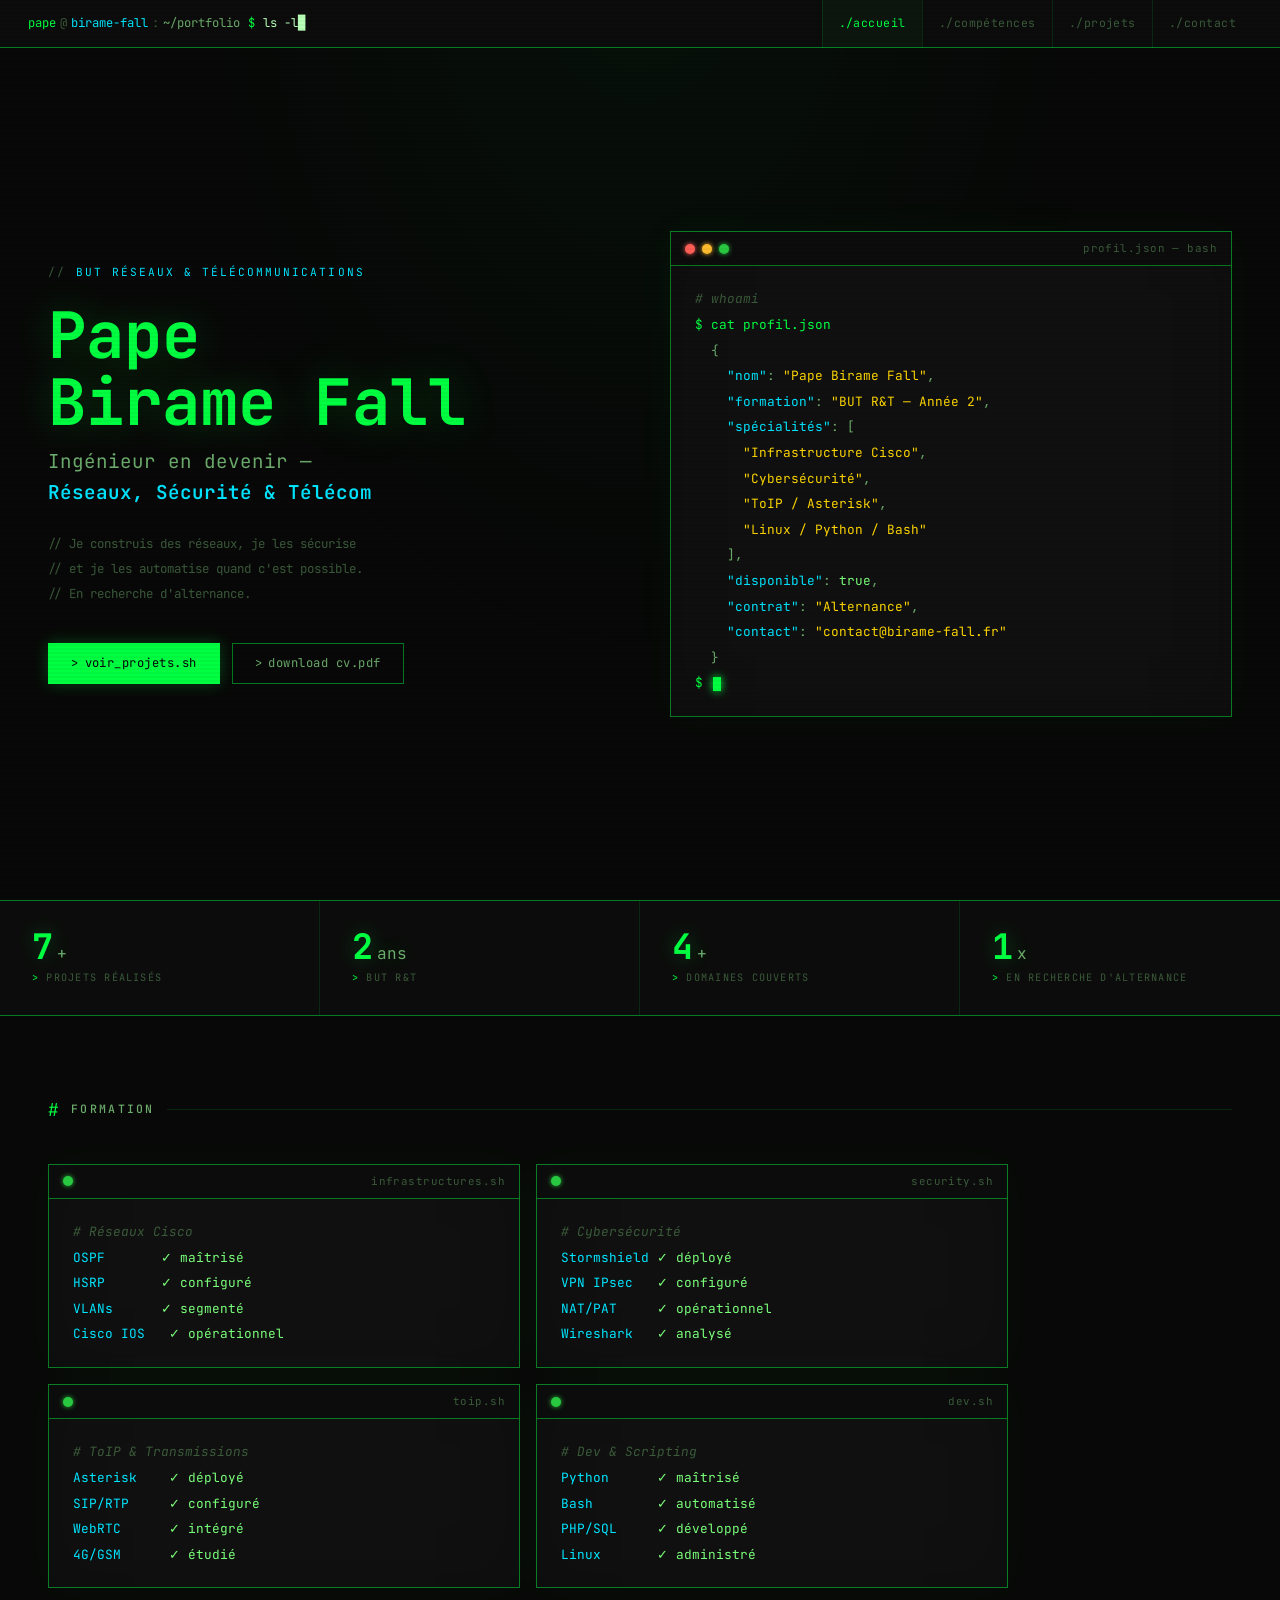
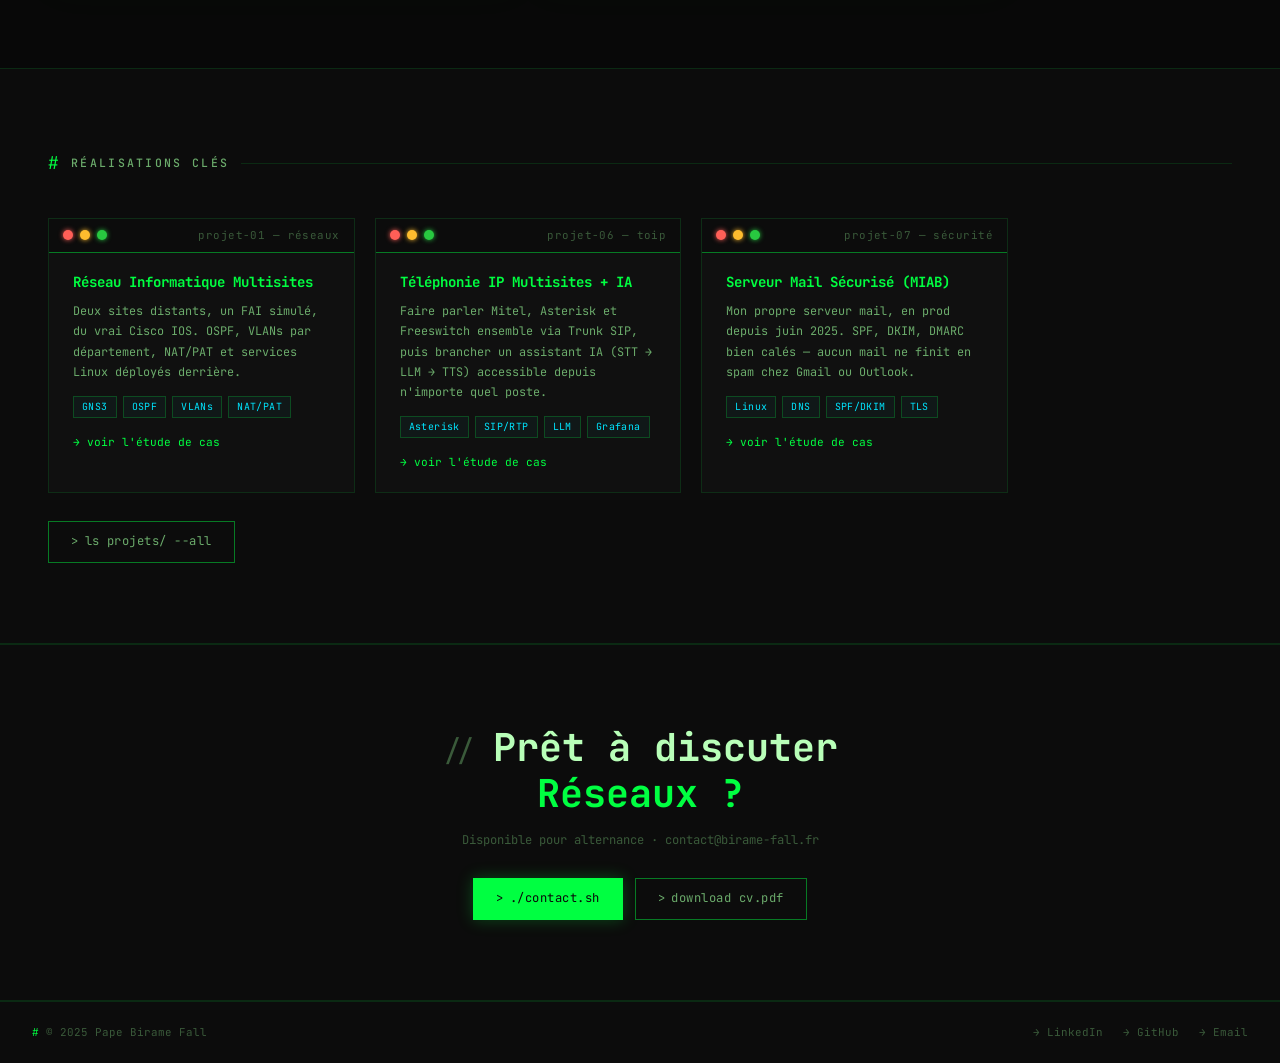
<file: index.html>
<!DOCTYPE html>
<html lang="fr">
<head>
    <meta charset="UTF-8">
    <meta name="viewport" content="width=device-width, initial-scale=1.0">
    <title>Pape Birame Fall — Réseaux & Télécommunications</title>
    <meta name="description" content="Pape Birame Fall, étudiant en BUT Réseaux & Télécommunications.">
    <link rel="preconnect" href="https://fonts.googleapis.com">
    <link href="https://fonts.googleapis.com/css2?family=JetBrains+Mono:ital,wght@0,300;0,400;0,500;0,700;1,400&display=swap" rel="stylesheet">
    <link rel="stylesheet" href="css/style.css">
</head>
<body>

    <header id="header">
        <div class="header-prompt">
            <span class="h-user">pape</span><span class="h-at">@</span><span class="h-host">birame-fall</span><span class="h-sep">:</span><span class="h-path">~/portfolio</span><span class="h-dollar">$</span>
            <span id="header-cmd" style="color:var(--text);margin-left:4px;">_</span>
        </div>
        <nav>
            <a href="index.html" class="active">accueil</a>
            <a href="skills.html">compétences</a>
            <a href="projects.html">projets</a>
            <a href="contact.html">contact</a>
        </nav>
    </header>

    <main>

        <!-- HERO -->
        <section class="hero">
            <div class="hero-left">
                <p class="hero-tag reveal">BUT Réseaux &amp; Télécommunications</p>
                <h1 class="hero-name reveal">Pape<br>Birame Fall</h1>
                <p class="hero-title reveal">Ingénieur en devenir —<br><strong>Réseaux, Sécurité &amp; Télécom</strong></p>
                <p class="hero-desc reveal">
                    // Je construis des réseaux, je les sécurise<br>
                    // et je les automatise quand c'est possible.<br>
                    // En recherche d'alternance.
                </p>
                <div class="hero-actions reveal">
                    <a href="projects.html" class="btn btn-primary">voir_projets.sh</a>
                    <a href="fichiers/CV_PAPE_BIRAME_FALL_ALTERNANCE.pdf" class="btn btn-secondary" target="_blank">download cv.pdf</a>
                </div>
            </div>

            <div class="term-window reveal" style="align-self:center;">
                <div class="term-bar">
                    <div class="term-dot red"></div>
                    <div class="term-dot yellow"></div>
                    <div class="term-dot green"></div>
                    <span class="term-title">profil.json — bash</span>
                </div>
                <div class="term-body">
                    <div class="t-comment"># whoami</div>
                    <div class="t-prompt">cat profil.json</div>
                    <div class="t-out">{</div>
                    <div class="t-out">&nbsp;&nbsp;<span class="t-key">"nom"</span>: <span class="t-str">"Pape Birame Fall"</span>,</div>
                    <div class="t-out">&nbsp;&nbsp;<span class="t-key">"formation"</span>: <span class="t-str">"BUT R&amp;T — Année 2"</span>,</div>
                    <div class="t-out">&nbsp;&nbsp;<span class="t-key">"spécialités"</span>: [</div>
                    <div class="t-out">&nbsp;&nbsp;&nbsp;&nbsp;<span class="t-str">"Infrastructure Cisco"</span>,</div>
                    <div class="t-out">&nbsp;&nbsp;&nbsp;&nbsp;<span class="t-str">"Cybersécurité"</span>,</div>
                    <div class="t-out">&nbsp;&nbsp;&nbsp;&nbsp;<span class="t-str">"ToIP / Asterisk"</span>,</div>
                    <div class="t-out">&nbsp;&nbsp;&nbsp;&nbsp;<span class="t-str">"Linux / Python / Bash"</span></div>
                    <div class="t-out">&nbsp;&nbsp;],</div>
                    <div class="t-out">&nbsp;&nbsp;<span class="t-key">"disponible"</span>: <span class="t-val">true</span>,</div>
                    <div class="t-out">&nbsp;&nbsp;<span class="t-key">"contrat"</span>: <span class="t-str">"Alternance"</span>,</div>
                    <div class="t-out">&nbsp;&nbsp;<span class="t-key">"contact"</span>: <span class="t-str">"contact@birame-fall.fr"</span></div>
                    <div class="t-out">}</div>
                    <div style="padding-left:0;color:var(--accent);">$ <span class="blink"></span></div>
                </div>
            </div>
        </section>

        <!-- STATS -->
        <div class="stats-bar">
            <div class="stat-item reveal">
                <div class="stat-number">7<span>+</span></div>
                <div class="stat-label">Projets réalisés</div>
            </div>
            <div class="stat-item reveal reveal-delay-1">
                <div class="stat-number">2<span>ans</span></div>
                <div class="stat-label">BUT R&amp;T</div>
            </div>
            <div class="stat-item reveal reveal-delay-2">
                <div class="stat-number">4<span>+</span></div>
                <div class="stat-label">Domaines couverts</div>
            </div>
            <div class="stat-item reveal reveal-delay-3">
                <div class="stat-number">1<span>x</span></div>
                <div class="stat-label">En recherche d'alternance</div>
            </div>
        </div>

        <!-- FORMATION -->
        <section style="padding:80px 48px;">
            <div class="section-header reveal"><h2>formation</h2></div>
            <div class="reveal" style="display:grid;grid-template-columns:repeat(2,1fr);gap:16px;max-width:960px;">
                <div class="term-window">
                    <div class="term-bar"><div class="term-dot green"></div><span class="term-title">infrastructures.sh</span></div>
                    <div class="term-body">
                        <div class="t-comment"># Réseaux Cisco</div>
                        <div><span class="t-key">OSPF</span>&nbsp;&nbsp;&nbsp;&nbsp;&nbsp;&nbsp;&nbsp;<span class="t-val">✓ maîtrisé</span></div>
                        <div><span class="t-key">HSRP</span>&nbsp;&nbsp;&nbsp;&nbsp;&nbsp;&nbsp;&nbsp;<span class="t-val">✓ configuré</span></div>
                        <div><span class="t-key">VLANs</span>&nbsp;&nbsp;&nbsp;&nbsp;&nbsp;&nbsp;<span class="t-val">✓ segmenté</span></div>
                        <div><span class="t-key">Cisco IOS</span>&nbsp;&nbsp;&nbsp;<span class="t-val">✓ opérationnel</span></div>
                    </div>
                </div>
                <div class="term-window">
                    <div class="term-bar"><div class="term-dot green"></div><span class="term-title">security.sh</span></div>
                    <div class="term-body">
                        <div class="t-comment"># Cybersécurité</div>
                        <div><span class="t-key">Stormshield</span>&nbsp;<span class="t-val">✓ déployé</span></div>
                        <div><span class="t-key">VPN IPsec</span>&nbsp;&nbsp;&nbsp;<span class="t-val">✓ configuré</span></div>
                        <div><span class="t-key">NAT/PAT</span>&nbsp;&nbsp;&nbsp;&nbsp;&nbsp;<span class="t-val">✓ opérationnel</span></div>
                        <div><span class="t-key">Wireshark</span>&nbsp;&nbsp;&nbsp;<span class="t-val">✓ analysé</span></div>
                    </div>
                </div>
                <div class="term-window">
                    <div class="term-bar"><div class="term-dot green"></div><span class="term-title">toip.sh</span></div>
                    <div class="term-body">
                        <div class="t-comment"># ToIP &amp; Transmissions</div>
                        <div><span class="t-key">Asterisk</span>&nbsp;&nbsp;&nbsp;&nbsp;<span class="t-val">✓ déployé</span></div>
                        <div><span class="t-key">SIP/RTP</span>&nbsp;&nbsp;&nbsp;&nbsp;&nbsp;<span class="t-val">✓ configuré</span></div>
                        <div><span class="t-key">WebRTC</span>&nbsp;&nbsp;&nbsp;&nbsp;&nbsp;&nbsp;<span class="t-val">✓ intégré</span></div>
                        <div><span class="t-key">4G/GSM</span>&nbsp;&nbsp;&nbsp;&nbsp;&nbsp;&nbsp;<span class="t-val">✓ étudié</span></div>
                    </div>
                </div>
                <div class="term-window">
                    <div class="term-bar"><div class="term-dot green"></div><span class="term-title">dev.sh</span></div>
                    <div class="term-body">
                        <div class="t-comment"># Dev &amp; Scripting</div>
                        <div><span class="t-key">Python</span>&nbsp;&nbsp;&nbsp;&nbsp;&nbsp;&nbsp;<span class="t-val">✓ maîtrisé</span></div>
                        <div><span class="t-key">Bash</span>&nbsp;&nbsp;&nbsp;&nbsp;&nbsp;&nbsp;&nbsp;&nbsp;<span class="t-val">✓ automatisé</span></div>
                        <div><span class="t-key">PHP/SQL</span>&nbsp;&nbsp;&nbsp;&nbsp;&nbsp;<span class="t-val">✓ développé</span></div>
                        <div><span class="t-key">Linux</span>&nbsp;&nbsp;&nbsp;&nbsp;&nbsp;&nbsp;&nbsp;<span class="t-val">✓ administré</span></div>
                    </div>
                </div>
            </div>
        </section>

        <!-- PROJETS -->
        <section style="background:var(--bg2);padding:80px 48px;border-top:1px solid var(--border);border-bottom:1px solid var(--border);">
            <div class="section-header reveal"><h2>réalisations clés</h2></div>
            <div class="projects-grid reveal" style="max-width:960px;">
                <a href="case-study-projet-1.html" class="project-card">
                    <div class="term-bar"><div class="term-dot red"></div><div class="term-dot yellow"></div><div class="term-dot green"></div><span class="term-title">projet-01 — réseaux</span></div>
                    <div class="project-body">
                        <h3 class="project-name">Réseau Informatique Multisites</h3>
                        <p class="project-excerpt">Deux sites distants, un FAI simulé, du vrai Cisco IOS. OSPF, VLANs par département, NAT/PAT et services Linux déployés derrière.</p>
                        <div class="project-tags"><span class="tag">GNS3</span><span class="tag">OSPF</span><span class="tag">VLANs</span><span class="tag">NAT/PAT</span></div>
                        <span class="project-cta">voir l'étude de cas</span>
                    </div>
                </a>
                <a href="case-study-projet-6.html" class="project-card">
                    <div class="term-bar"><div class="term-dot red"></div><div class="term-dot yellow"></div><div class="term-dot green"></div><span class="term-title">projet-06 — toip</span></div>
                    <div class="project-body">
                        <h3 class="project-name">Téléphonie IP Multisites + IA</h3>
                        <p class="project-excerpt">Faire parler Mitel, Asterisk et Freeswitch ensemble via Trunk SIP, puis brancher un assistant IA (STT → LLM → TTS) accessible depuis n'importe quel poste.</p>
                        <div class="project-tags"><span class="tag">Asterisk</span><span class="tag">SIP/RTP</span><span class="tag">LLM</span><span class="tag">Grafana</span></div>
                        <span class="project-cta">voir l'étude de cas</span>
                    </div>
                </a>
                <a href="case-study-projet-7.html" class="project-card">
                    <div class="term-bar"><div class="term-dot red"></div><div class="term-dot yellow"></div><div class="term-dot green"></div><span class="term-title">projet-07 — sécurité</span></div>
                    <div class="project-body">
                        <h3 class="project-name">Serveur Mail Sécurisé (MIAB)</h3>
                        <p class="project-excerpt">Mon propre serveur mail, en prod depuis juin 2025. SPF, DKIM, DMARC bien calés — aucun mail ne finit en spam chez Gmail ou Outlook.</p>
                        <div class="project-tags"><span class="tag">Linux</span><span class="tag">DNS</span><span class="tag">SPF/DKIM</span><span class="tag">TLS</span></div>
                        <span class="project-cta">voir l'étude de cas</span>
                    </div>
                </a>
            </div>
            <div style="margin-top:28px;" class="reveal">
                <a href="projects.html" class="btn btn-secondary">ls projets/ --all</a>
            </div>
        </section>

        <!-- CTA -->
        <section class="cta-section">
            <h2 class="cta-title reveal">Prêt à discuter<br><em>Réseaux ?</em></h2>
            <p class="cta-sub reveal">Disponible pour alternance · contact@birame-fall.fr</p>
            <div class="reveal" style="display:flex;gap:12px;justify-content:center;flex-wrap:wrap;">
                <a href="contact.html" class="btn btn-primary">./contact.sh</a>
                <a href="fichiers/CV_PAPE_BIRAME_FALL_ALTERNANCE.pdf" class="btn btn-secondary" target="_blank">download cv.pdf</a>
            </div>
        </section>

    </main>

    <footer>
        <p class="footer-copy">© 2025 Pape Birame Fall</p>
        <div class="footer-links">
            <a href="https://www.linkedin.com/in/pape-birame-fall" target="_blank">LinkedIn</a>
            <a href="https://github.com/pape-21" target="_blank">GitHub</a>
            <a href="mailto:contact@birame-fall.fr">Email</a>
        </div>
    </footer>

    <script>
        const revels = document.querySelectorAll('.reveal');
        const obs = new IntersectionObserver(entries => {
            entries.forEach(e => { if (e.isIntersecting) { e.target.classList.add('visible'); obs.unobserve(e.target); } });
        }, { threshold: 0.08, rootMargin: '0px 0px -40px 0px' });
        revels.forEach(el => obs.observe(el));

        window.addEventListener('scroll', () => {
            document.getElementById('header').classList.toggle('scrolled', scrollY > 40);
        });

        const cmds = ['ls -la projets/', 'ping birame-fall.fr', 'ssh pape@infra-cisco', 'cat skills.json', 'nmap -sV 192.168.1.1', 'python3 analyse.py'];
        let ci = 0, ti = 0, del = false;
        const cmdEl = document.getElementById('header-cmd');
        function typeLoop() {
            const cmd = cmds[ci % cmds.length];
            if (!del) {
                cmdEl.textContent = cmd.slice(0, ++ti) + '█';
                if (ti === cmd.length) { del = true; setTimeout(typeLoop, 1800); return; }
            } else {
                cmdEl.textContent = cmd.slice(0, --ti) + '█';
                if (ti === 0) { del = false; ci++; }
            }
            setTimeout(typeLoop, del ? 38 : 72);
        }
        setTimeout(typeLoop, 1200);
    </script>

</body>
</html>
</file>
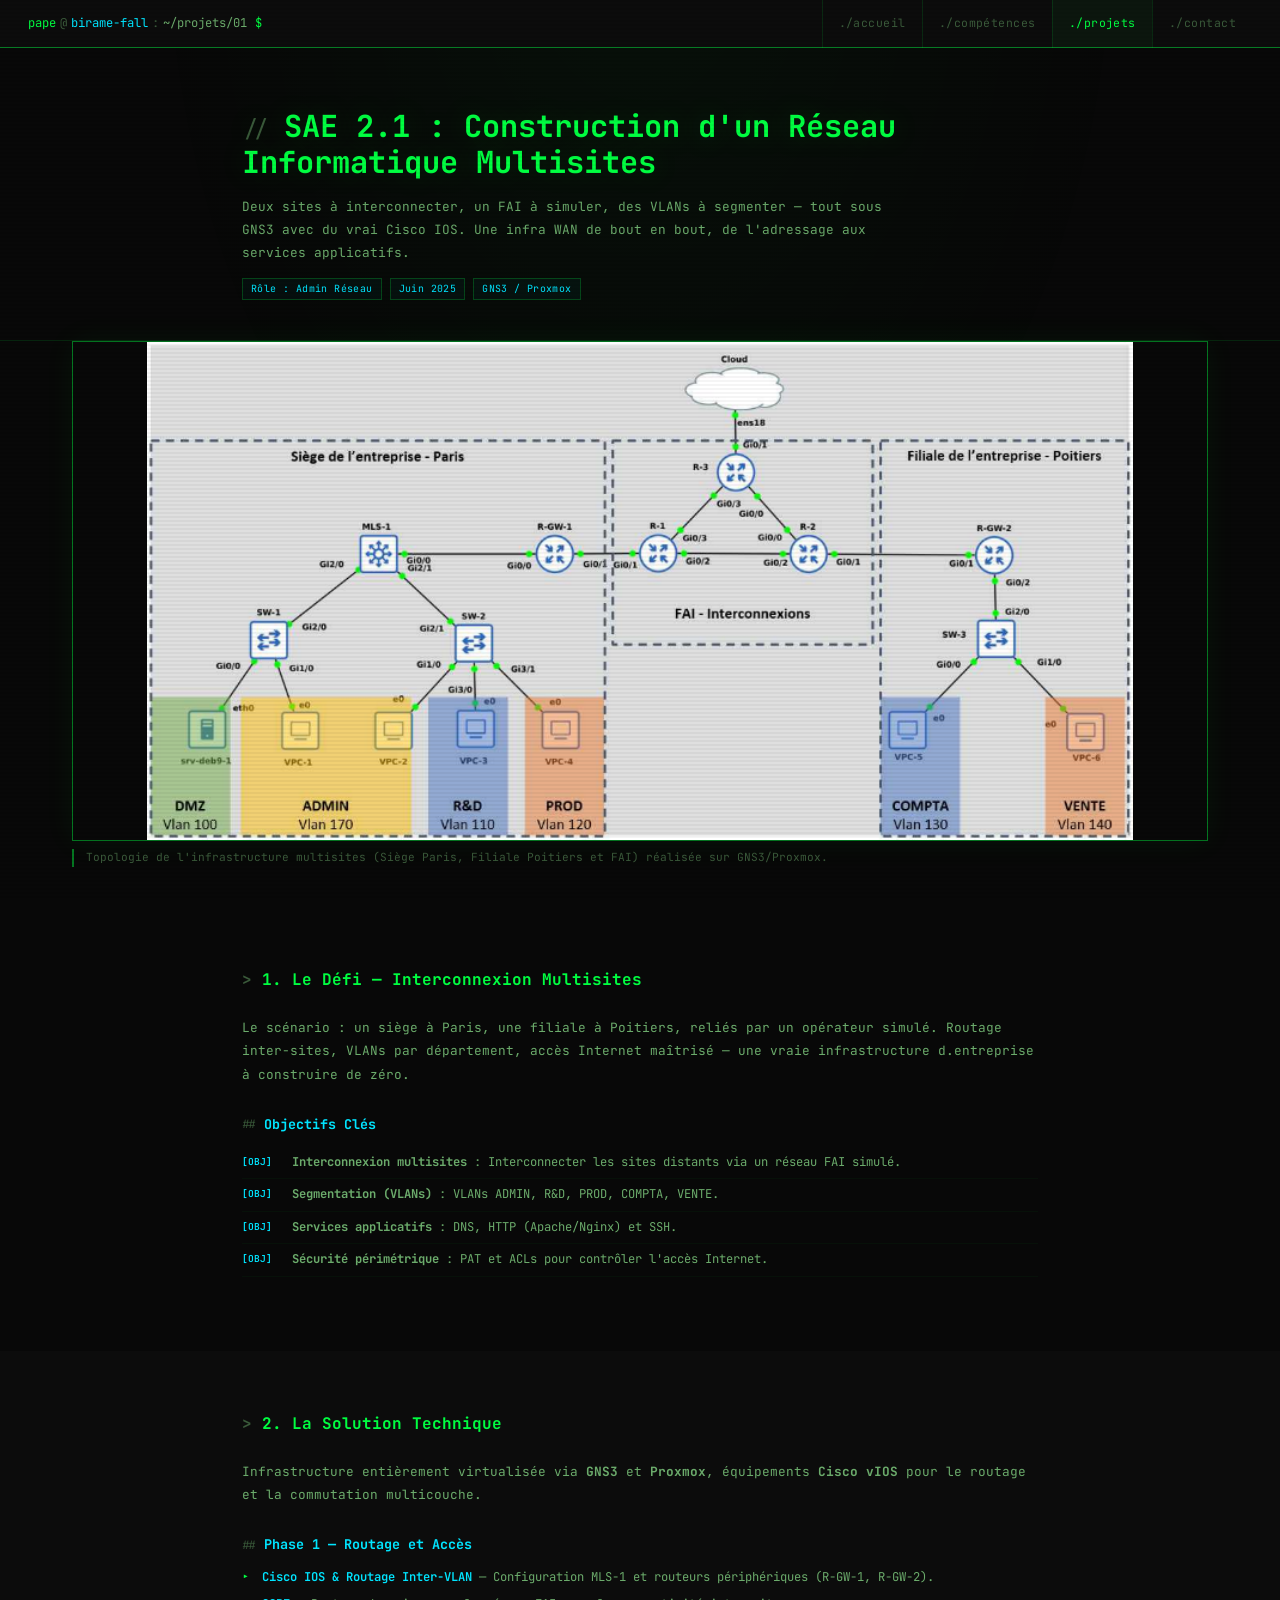
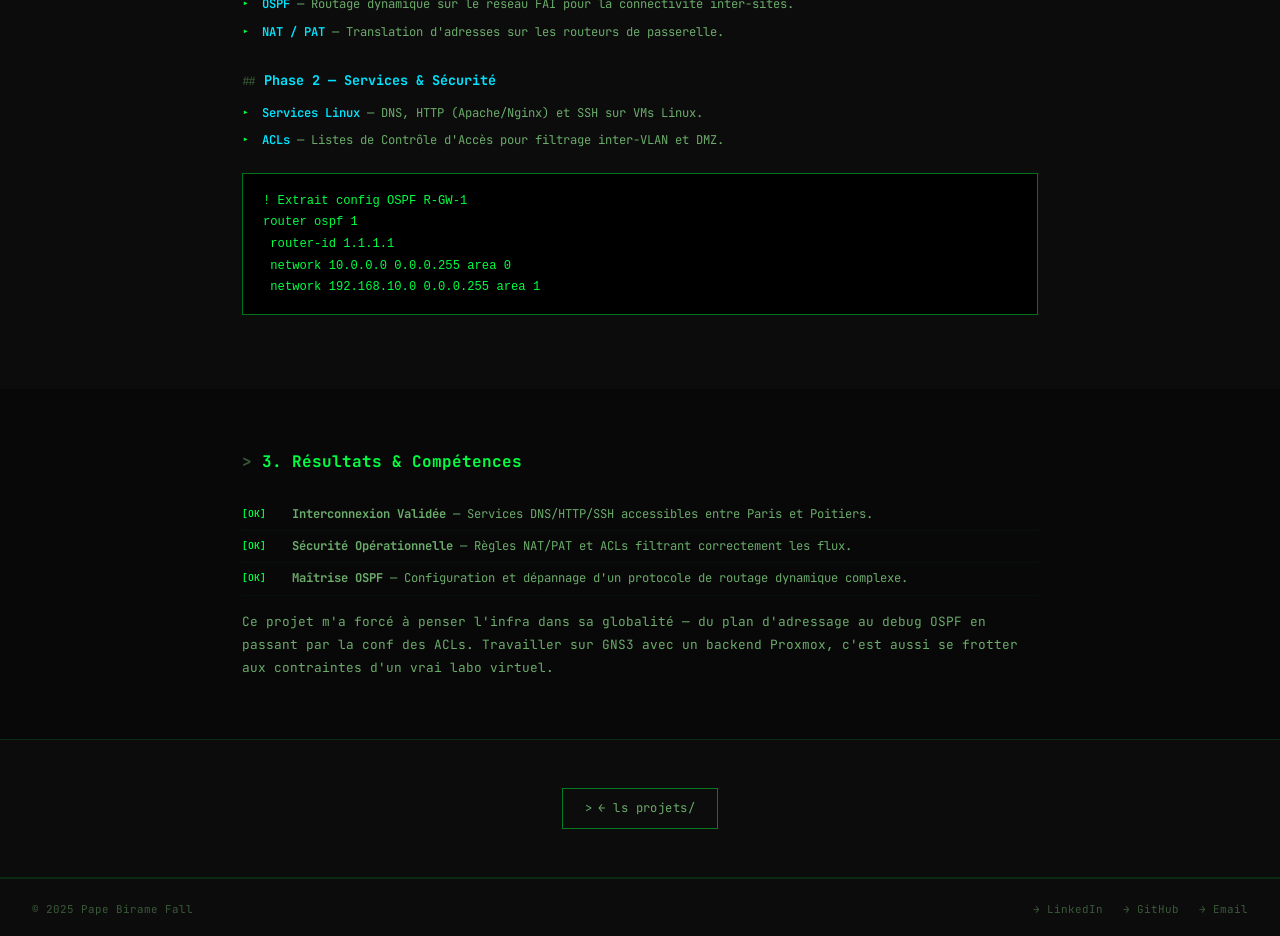
<file: case-study-projet-1.html>
<!DOCTYPE html>
<html lang="fr">
<head>
    <meta charset="UTF-8">
    <meta name="viewport" content="width=device-width, initial-scale=1.0">
    <title>SAE 2.1 : Réseau Informatique Multisites | Pape Birame Fall</title>
    <link rel="preconnect" href="https://fonts.googleapis.com">
    <link href="https://fonts.googleapis.com/css2?family=JetBrains+Mono:ital,wght@0,300;0,400;0,500;0,700;1,400&display=swap" rel="stylesheet">
    <link rel="stylesheet" href="css/style.css">
</head>
<body>
    <header class="header-fixed" id="header">
        <div class="header-prompt"><span class="h-user">pape</span><span class="h-at">@</span><span class="h-host">birame-fall</span><span class="h-sep">:</span><span class="h-path">~/projets/01</span><span class="h-dollar">$</span></div>
        <nav class="nav-menu">
            <a href="index.html" class="nav-link">accueil</a>
            <a href="skills.html" class="nav-link">compétences</a>
            <a href="projects.html" class="nav-link active">projets</a>
            <a href="contact.html" class="nav-link">contact</a>
        </nav>
    </header>
    <main>
        <section class="study-header scroll-reveal">
            <div class="container-narrow">
                <h1 class="page-title">SAE 2.1 : Construction d'un Réseau Informatique Multisites</h1>
                <p class="page-description">Deux sites à interconnecter, un FAI à simuler, des VLANs à segmenter — tout sous GNS3 avec du vrai Cisco IOS. Une infra WAN de bout en bout, de l'adressage aux services applicatifs.</p>
                <div class="meta-tags">
                    <span class="tag">Rôle : Admin Réseau</span>
                    <span class="tag">Juin 2025</span>
                    <span class="tag">GNS3 / Proxmox</span>
                </div>
            </div>
        </section>

        <section class="study-visual scroll-reveal delay-1">
            <div class="container">
                <figure>
                    <img src="./images/gns3.png" alt="Topologie GNS3 du réseau multisites" class="full-width-image">
                    <figcaption class="caption">Topologie de l'infrastructure multisites (Siège Paris, Filiale Poitiers et FAI) réalisée sur GNS3/Proxmox.</figcaption>
                </figure>
            </div>
        </section>

        <section class="study-section scroll-reveal">
            <div class="container-narrow">
                <h2 class="section-heading">1. Le Défi — Interconnexion Multisites</h2>
                <p class="section-content">Le scénario : un siège à Paris, une filiale à Poitiers, reliés par un opérateur simulé. Routage inter-sites, VLANs par département, accès Internet maîtrisé — une vraie infrastructure d.entreprise à construire de zéro.</p>
                <h3 class="subsection-heading">Objectifs Clés</h3>
                <ul class="styled-list objectives-list">
                    <li><strong>Interconnexion multisites</strong> : Interconnecter les sites distants via un réseau FAI simulé.</li>
                    <li><strong>Segmentation (VLANs)</strong> : VLANs ADMIN, R&amp;D, PROD, COMPTA, VENTE.</li>
                    <li><strong>Services applicatifs</strong> : DNS, HTTP (Apache/Nginx) et SSH.</li>
                    <li><strong>Sécurité périmétrique</strong> : PAT et ACLs pour contrôler l'accès Internet.</li>
                </ul>
            </div>
        </section>

        <section class="study-section bg-secondary scroll-reveal">
            <div class="container-narrow">
                <h2 class="section-heading">2. La Solution Technique</h2>
                <p class="section-content">Infrastructure entièrement virtualisée via <strong>GNS3</strong> et <strong>Proxmox</strong>, équipements <strong>Cisco vIOS</strong> pour le routage et la commutation multicouche.</p>
                <h3 class="subsection-heading">Phase 1 — Routage et Accès</h3>
                <ul class="tech-list">
                    <li><span class="tech-badge">Cisco IOS &amp; Routage Inter-VLAN</span> — Configuration MLS-1 et routeurs périphériques (R-GW-1, R-GW-2).</li>
                    <li><span class="tech-badge">OSPF</span> — Routage dynamique sur le réseau FAI pour la connectivité inter-sites.</li>
                    <li><span class="tech-badge">NAT / PAT</span> — Translation d'adresses sur les routeurs de passerelle.</li>
                </ul>
                <h3 class="subsection-heading">Phase 2 — Services &amp; Sécurité</h3>
                <ul class="tech-list">
                    <li><span class="tech-badge">Services Linux</span> — DNS, HTTP (Apache/Nginx) et SSH sur VMs Linux.</li>
                    <li><span class="tech-badge">ACLs</span> — Listes de Contrôle d'Accès pour filtrage inter-VLAN et DMZ.</li>
                </ul>
                <pre class="code-block"><code>! Extrait config OSPF R-GW-1
router ospf 1
 router-id 1.1.1.1
 network 10.0.0.0 0.0.0.255 area 0
 network 192.168.10.0 0.0.0.255 area 1</code></pre>
            </div>
        </section>

        <section class="study-section scroll-reveal">
            <div class="container-narrow">
                <h2 class="section-heading">3. Résultats &amp; Compétences</h2>
                <ul class="styled-list results-list">
                    <li><strong>Interconnexion Validée</strong> — Services DNS/HTTP/SSH accessibles entre Paris et Poitiers.</li>
                    <li><strong>Sécurité Opérationnelle</strong> — Règles NAT/PAT et ACLs filtrant correctement les flux.</li>
                    <li><strong>Maîtrise OSPF</strong> — Configuration et dépannage d'un protocole de routage dynamique complexe.</li>
                </ul>
                <p class="section-content">Ce projet m'a forcé à penser l'infra dans sa globalité — du plan d'adressage au debug OSPF en passant par la conf des ACLs. Travailler sur GNS3 avec un backend Proxmox, c'est aussi se frotter aux contraintes d'un vrai labo virtuel.</p>
            </div>
        </section>

        <section class="cta-section scroll-reveal" style="padding:48px 32px;">
            <a href="projects.html" class="btn btn-secondary">← ls projets/</a>
        </section>
    </main>
    <footer class="main-footer">
        <p class="footer-copyright">© 2025 Pape Birame Fall</p>
        <div class="footer-links">
            <a href="https://www.linkedin.com/in/pape-birame-fall" target="_blank">LinkedIn</a>
            <a href="https://github.com/pape-21" target="_blank">GitHub</a>
            <a href="mailto:contact@birame-fall.fr">Email</a>
        </div>
    </footer>
    <script src="js/animations.js"></script>
</body>
</html>
</file>
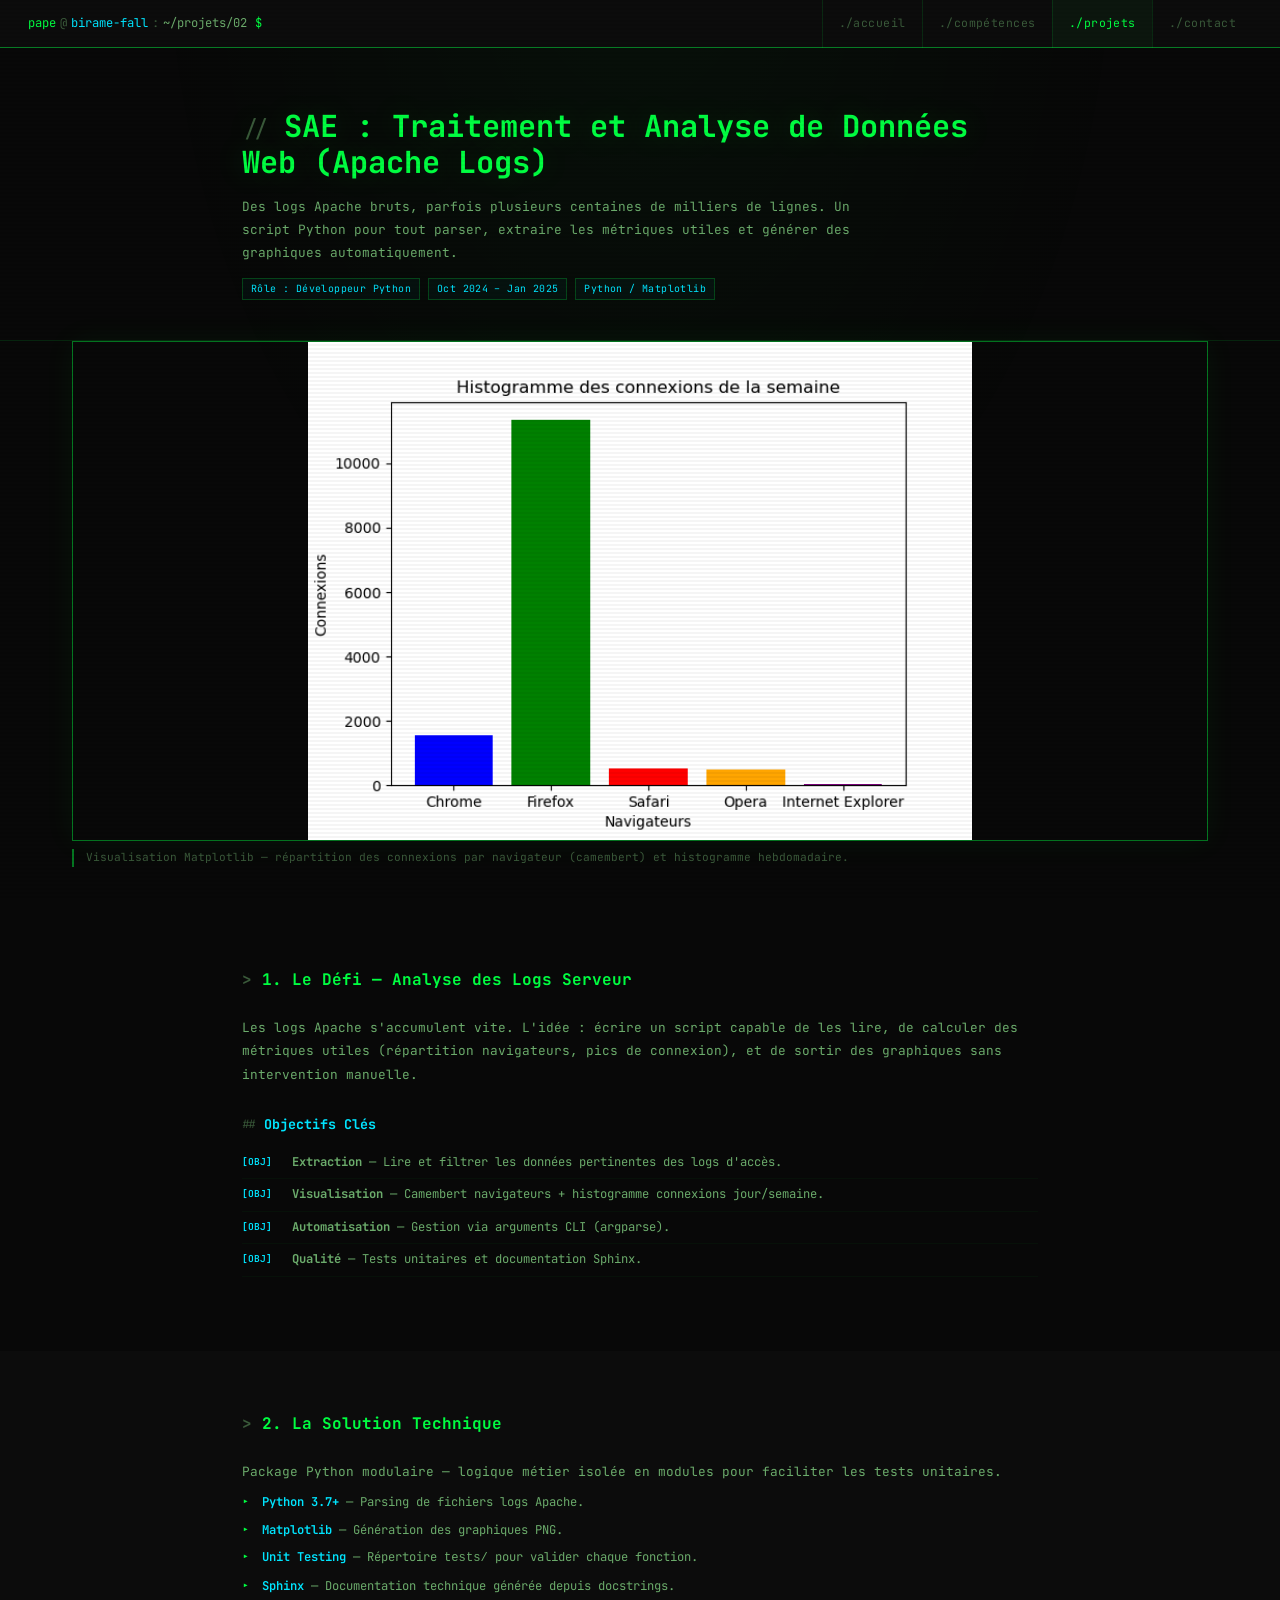
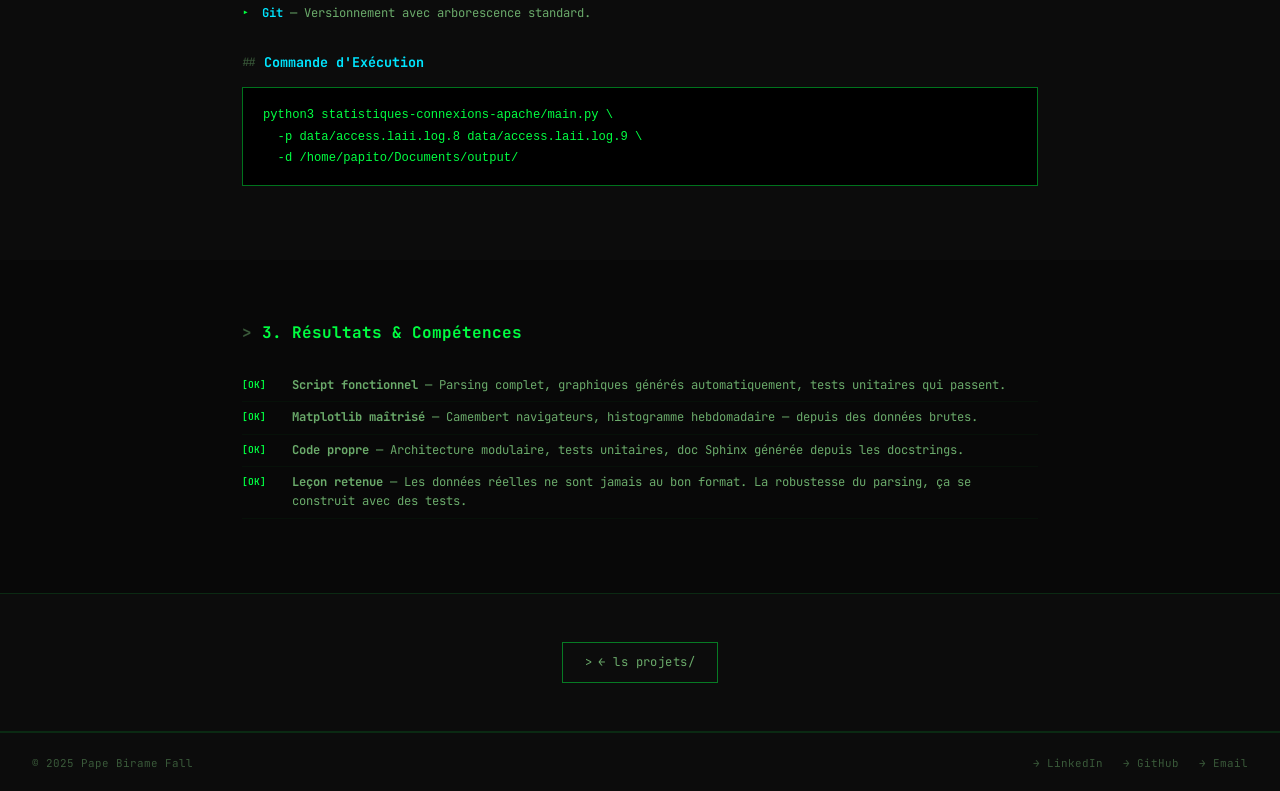
<file: case-study-projet-2.html>
<!DOCTYPE html>
<html lang="fr">
<head>
    <meta charset="UTF-8">
    <meta name="viewport" content="width=device-width, initial-scale=1.0">
    <title>SAE Logs Apache : Traitement de Données | Pape Birame Fall</title>
    <link rel="preconnect" href="https://fonts.googleapis.com">
    <link href="https://fonts.googleapis.com/css2?family=JetBrains+Mono:ital,wght@0,300;0,400;0,500;0,700;1,400&display=swap" rel="stylesheet">
    <link rel="stylesheet" href="css/style.css">
</head>
<body>
    <header class="header-fixed" id="header">
        <div class="header-prompt"><span class="h-user">pape</span><span class="h-at">@</span><span class="h-host">birame-fall</span><span class="h-sep">:</span><span class="h-path">~/projets/02</span><span class="h-dollar">$</span></div>
        <nav class="nav-menu">
            <a href="index.html" class="nav-link">accueil</a>
            <a href="skills.html" class="nav-link">compétences</a>
            <a href="projects.html" class="nav-link active">projets</a>
            <a href="contact.html" class="nav-link">contact</a>
        </nav>
    </header>
    <main>
        <section class="study-header scroll-reveal">
            <div class="container-narrow">
                <h1 class="page-title">SAE : Traitement et Analyse de Données Web (Apache Logs)</h1>
                <p class="page-description">Des logs Apache bruts, parfois plusieurs centaines de milliers de lignes. Un script Python pour tout parser, extraire les métriques utiles et générer des graphiques automatiquement.</p>
                <div class="meta-tags">
                    <span class="tag">Rôle : Développeur Python</span>
                    <span class="tag">Oct 2024 – Jan 2025</span>
                    <span class="tag">Python / Matplotlib</span>
                </div>
            </div>
        </section>

        <section class="study-visual scroll-reveal delay-1">
            <div class="container">
                <figure>
                    <img src="./images/histo_sem.png" alt="Histogramme des connexions par semaine" class="full-width-image">
                    <figcaption class="caption">Visualisation Matplotlib — répartition des connexions par navigateur (camembert) et histogramme hebdomadaire.</figcaption>
                </figure>
            </div>
        </section>

        <section class="study-section scroll-reveal">
            <div class="container-narrow">
                <h2 class="section-heading">1. Le Défi — Analyse des Logs Serveur</h2>
                <p class="section-content">Les logs Apache s'accumulent vite. L'idée : écrire un script capable de les lire, de calculer des métriques utiles (répartition navigateurs, pics de connexion), et de sortir des graphiques sans intervention manuelle.</p>
                <h3 class="subsection-heading">Objectifs Clés</h3>
                <ul class="styled-list objectives-list">
                    <li><strong>Extraction</strong> — Lire et filtrer les données pertinentes des logs d'accès.</li>
                    <li><strong>Visualisation</strong> — Camembert navigateurs + histogramme connexions jour/semaine.</li>
                    <li><strong>Automatisation</strong> — Gestion via arguments CLI (argparse).</li>
                    <li><strong>Qualité</strong> — Tests unitaires et documentation Sphinx.</li>
                </ul>
            </div>
        </section>

        <section class="study-section bg-secondary scroll-reveal">
            <div class="container-narrow">
                <h2 class="section-heading">2. La Solution Technique</h2>
                <p class="section-content">Package Python modulaire — logique métier isolée en modules pour faciliter les tests unitaires.</p>
                <ul class="tech-list">
                    <li><span class="tech-badge">Python 3.7+</span> — Parsing de fichiers logs Apache.</li>
                    <li><span class="tech-badge">Matplotlib</span> — Génération des graphiques PNG.</li>
                    <li><span class="tech-badge">Unit Testing</span> — Répertoire <code>tests/</code> pour valider chaque fonction.</li>
                    <li><span class="tech-badge">Sphinx</span> — Documentation technique générée depuis docstrings.</li>
                    <li><span class="tech-badge">Git</span> — Versionnement avec arborescence standard.</li>
                </ul>
                <h3 class="subsection-heading">Commande d'Exécution</h3>
                <pre class="code-block"><code>python3 statistiques-connexions-apache/main.py \
  -p data/access.laii.log.8 data/access.laii.log.9 \
  -d /home/papito/Documents/output/</code></pre>
            </div>
        </section>

        <section class="study-section scroll-reveal">
            <div class="container-narrow">
                <h2 class="section-heading">3. Résultats &amp; Compétences</h2>
                <ul class="styled-list results-list">
                    <li><strong>Script fonctionnel</strong> — Parsing complet, graphiques générés automatiquement, tests unitaires qui passent.</li>
                    <li><strong>Matplotlib maîtrisé</strong> — Camembert navigateurs, histogramme hebdomadaire — depuis des données brutes.</li>
                    <li><strong>Code propre</strong> — Architecture modulaire, tests unitaires, doc Sphinx générée depuis les docstrings.</li>
                    <li><strong>Leçon retenue</strong> — Les données réelles ne sont jamais au bon format. La robustesse du parsing, ça se construit avec des tests.</li>
                </ul>
            </div>
        </section>

        <section class="cta-section scroll-reveal" style="padding:48px 32px;">
            <a href="projects.html" class="btn btn-secondary">← ls projets/</a>
        </section>
    </main>
    <footer class="main-footer">
        <p class="footer-copyright">© 2025 Pape Birame Fall</p>
        <div class="footer-links">
            <a href="https://www.linkedin.com/in/pape-birame-fall" target="_blank">LinkedIn</a>
            <a href="https://github.com/pape-21" target="_blank">GitHub</a>
            <a href="mailto:contact@birame-fall.fr">Email</a>
        </div>
    </footer>
    <script src="js/animations.js"></script>
</body>
</html>
</file>
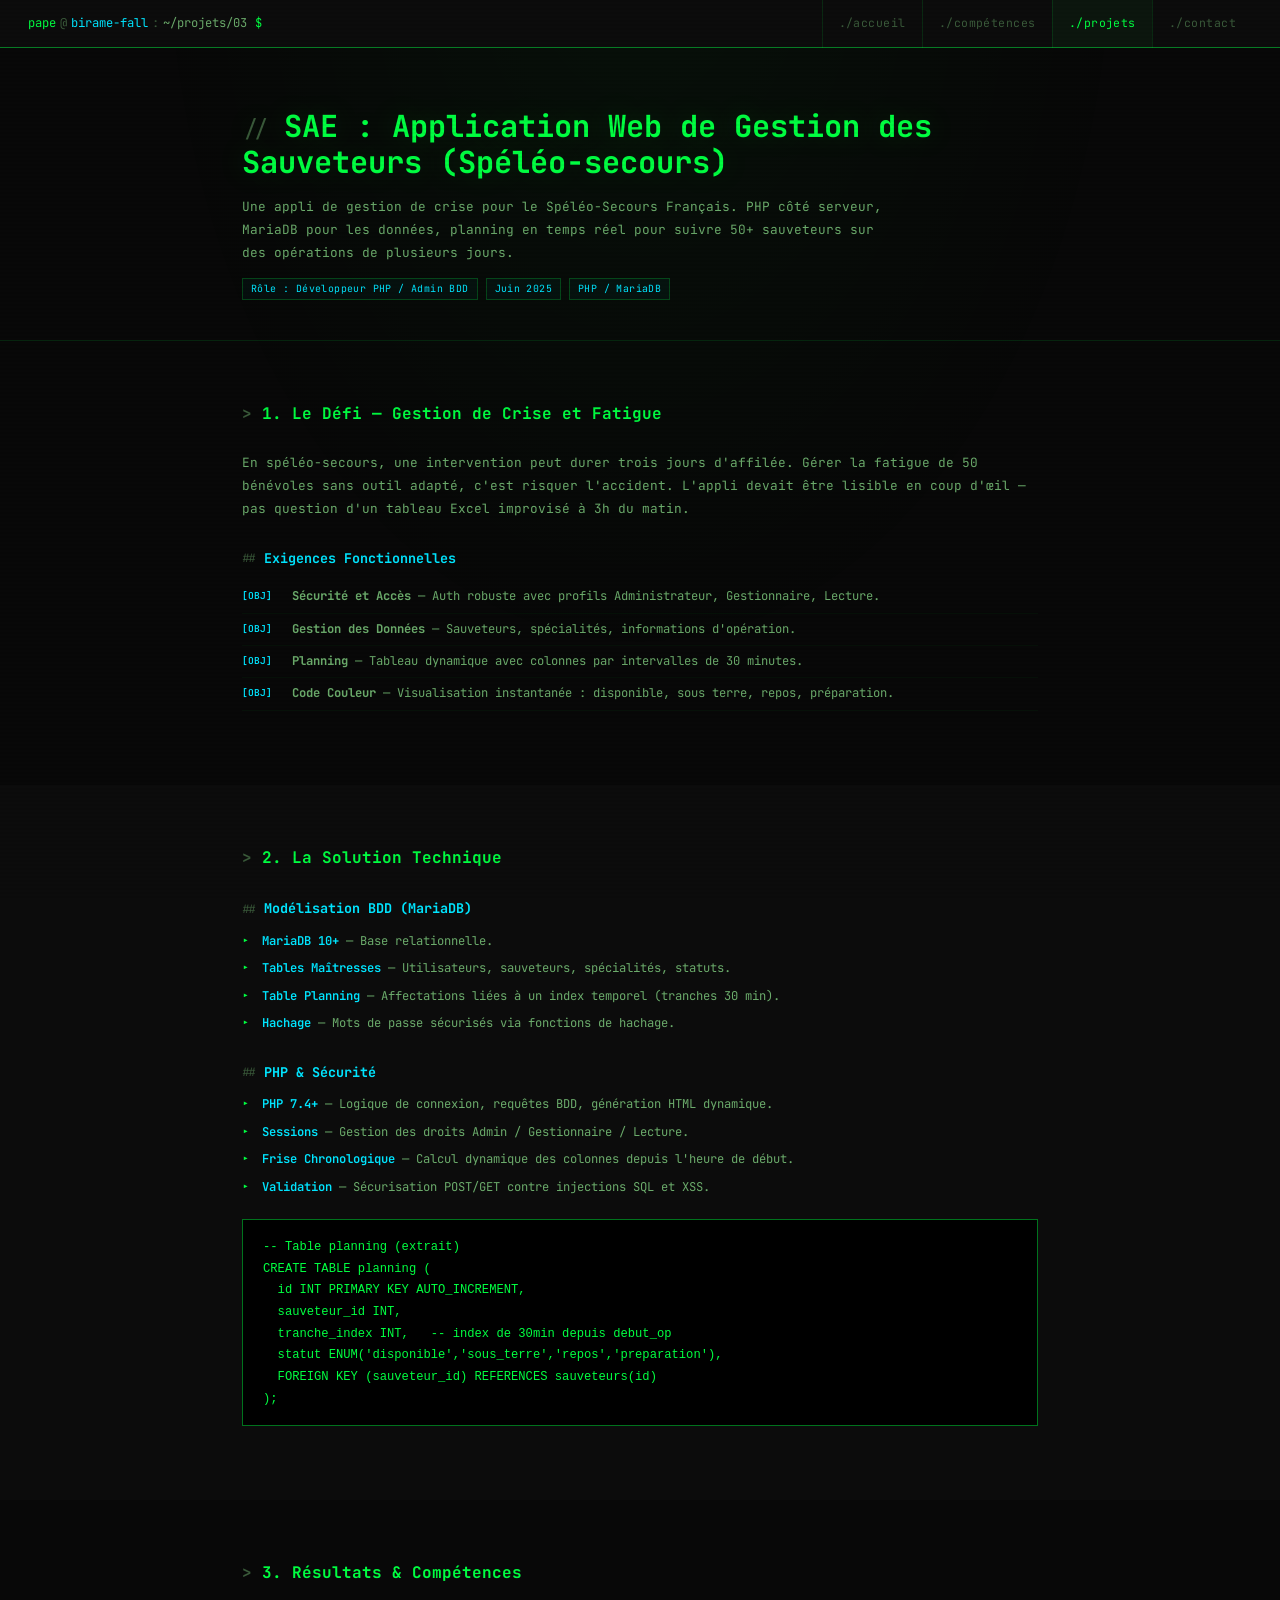
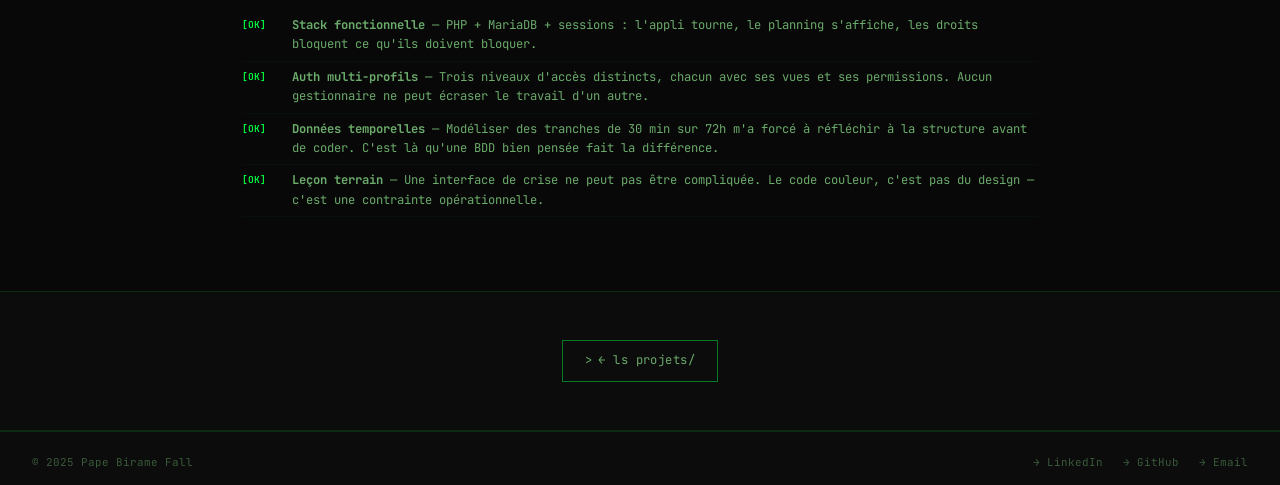
<file: case-study-projet-3.html>
<!DOCTYPE html>
<html lang="fr">
<head>
    <meta charset="UTF-8">
    <meta name="viewport" content="width=device-width, initial-scale=1.0">
    <title>Application Gestion des Sauveteurs | Pape Birame Fall</title>
    <link rel="preconnect" href="https://fonts.googleapis.com">
    <link href="https://fonts.googleapis.com/css2?family=JetBrains+Mono:ital,wght@0,300;0,400;0,500;0,700;1,400&display=swap" rel="stylesheet">
    <link rel="stylesheet" href="css/style.css">
</head>
<body>
    <header class="header-fixed" id="header">
        <div class="header-prompt"><span class="h-user">pape</span><span class="h-at">@</span><span class="h-host">birame-fall</span><span class="h-sep">:</span><span class="h-path">~/projets/03</span><span class="h-dollar">$</span></div>
        <nav class="nav-menu">
            <a href="index.html" class="nav-link">accueil</a>
            <a href="skills.html" class="nav-link">compétences</a>
            <a href="projects.html" class="nav-link active">projets</a>
            <a href="contact.html" class="nav-link">contact</a>
        </nav>
    </header>
    <main>
        <section class="study-header scroll-reveal">
            <div class="container-narrow">
                <h1 class="page-title">SAE : Application Web de Gestion des Sauveteurs (Spéléo-secours)</h1>
                <p class="page-description">Une appli de gestion de crise pour le Spéléo-Secours Français. PHP côté serveur, MariaDB pour les données, planning en temps réel pour suivre 50+ sauveteurs sur des opérations de plusieurs jours.</p>
                <div class="meta-tags">
                    <span class="tag">Rôle : Développeur PHP / Admin BDD</span>
                    <span class="tag">Juin 2025</span>
                    <span class="tag">PHP / MariaDB</span>
                </div>
            </div>
        </section>

        <section class="study-section scroll-reveal">
            <div class="container-narrow">
                <h2 class="section-heading">1. Le Défi — Gestion de Crise et Fatigue</h2>
                <p class="section-content">En spéléo-secours, une intervention peut durer trois jours d'affilée. Gérer la fatigue de 50 bénévoles sans outil adapté, c'est risquer l'accident. L'appli devait être lisible en coup d'œil — pas question d'un tableau Excel improvisé à 3h du matin.</p>
                <h3 class="subsection-heading">Exigences Fonctionnelles</h3>
                <ul class="styled-list objectives-list">
                    <li><strong>Sécurité et Accès</strong> — Auth robuste avec profils Administrateur, Gestionnaire, Lecture.</li>
                    <li><strong>Gestion des Données</strong> — Sauveteurs, spécialités, informations d'opération.</li>
                    <li><strong>Planning</strong> — Tableau dynamique avec colonnes par intervalles de 30 minutes.</li>
                    <li><strong>Code Couleur</strong> — Visualisation instantanée : disponible, sous terre, repos, préparation.</li>
                </ul>
            </div>
        </section>

        <section class="study-section bg-secondary scroll-reveal">
            <div class="container-narrow">
                <h2 class="section-heading">2. La Solution Technique</h2>
                <h3 class="subsection-heading">Modélisation BDD (MariaDB)</h3>
                <ul class="tech-list">
                    <li><span class="tech-badge">MariaDB 10+</span> — Base relationnelle.</li>
                    <li><span class="tech-badge">Tables Maîtresses</span> — Utilisateurs, sauveteurs, spécialités, statuts.</li>
                    <li><span class="tech-badge">Table Planning</span> — Affectations liées à un index temporel (tranches 30 min).</li>
                    <li><span class="tech-badge">Hachage</span> — Mots de passe sécurisés via fonctions de hachage.</li>
                </ul>
                <h3 class="subsection-heading">PHP &amp; Sécurité</h3>
                <ul class="tech-list">
                    <li><span class="tech-badge">PHP 7.4+</span> — Logique de connexion, requêtes BDD, génération HTML dynamique.</li>
                    <li><span class="tech-badge">Sessions</span> — Gestion des droits Admin / Gestionnaire / Lecture.</li>
                    <li><span class="tech-badge">Frise Chronologique</span> — Calcul dynamique des colonnes depuis l'heure de début.</li>
                    <li><span class="tech-badge">Validation</span> — Sécurisation POST/GET contre injections SQL et XSS.</li>
                </ul>
                <pre class="code-block"><code>-- Table planning (extrait)
CREATE TABLE planning (
  id INT PRIMARY KEY AUTO_INCREMENT,
  sauveteur_id INT,
  tranche_index INT,   -- index de 30min depuis debut_op
  statut ENUM('disponible','sous_terre','repos','preparation'),
  FOREIGN KEY (sauveteur_id) REFERENCES sauveteurs(id)
);</code></pre>
            </div>
        </section>

        <section class="study-section scroll-reveal">
            <div class="container-narrow">
                <h2 class="section-heading">3. Résultats &amp; Compétences</h2>
                <ul class="styled-list results-list">
                    <li><strong>Stack fonctionnelle</strong> — PHP + MariaDB + sessions : l'appli tourne, le planning s'affiche, les droits bloquent ce qu'ils doivent bloquer.</li>
                    <li><strong>Auth multi-profils</strong> — Trois niveaux d'accès distincts, chacun avec ses vues et ses permissions. Aucun gestionnaire ne peut écraser le travail d'un autre.</li>
                    <li><strong>Données temporelles</strong> — Modéliser des tranches de 30 min sur 72h m'a forcé à réfléchir à la structure avant de coder. C'est là qu'une BDD bien pensée fait la différence.</li>
                    <li><strong>Leçon terrain</strong> — Une interface de crise ne peut pas être compliquée. Le code couleur, c'est pas du design — c'est une contrainte opérationnelle.</li>
                </ul>
            </div>
        </section>

        <section class="cta-section scroll-reveal" style="padding:48px 32px;">
            <a href="projects.html" class="btn btn-secondary">← ls projets/</a>
        </section>
    </main>
    <footer class="main-footer">
        <p class="footer-copyright">© 2025 Pape Birame Fall</p>
        <div class="footer-links">
            <a href="https://www.linkedin.com/in/pape-birame-fall" target="_blank">LinkedIn</a>
            <a href="https://github.com/pape-21" target="_blank">GitHub</a>
            <a href="mailto:contact@birame-fall.fr">Email</a>
        </div>
    </footer>
    <script src="js/animations.js"></script>
</body>
</html>
</file>
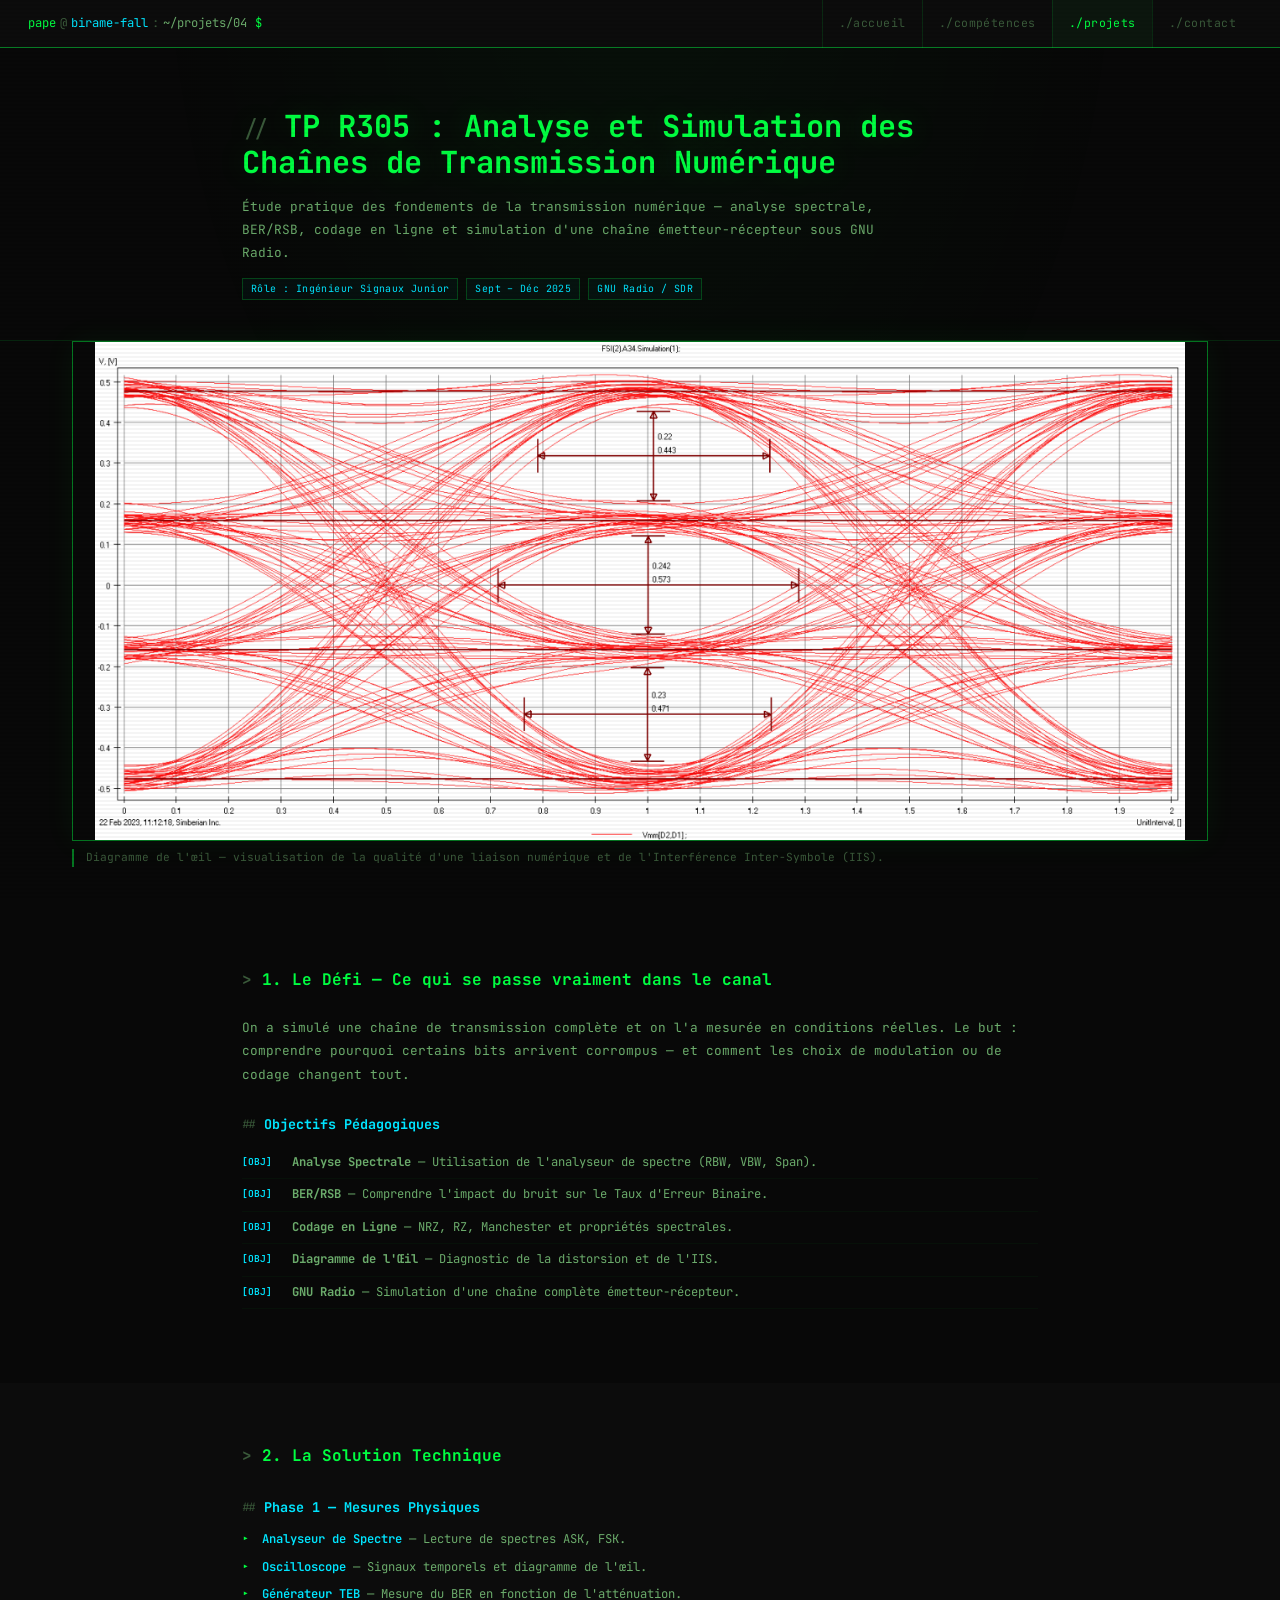
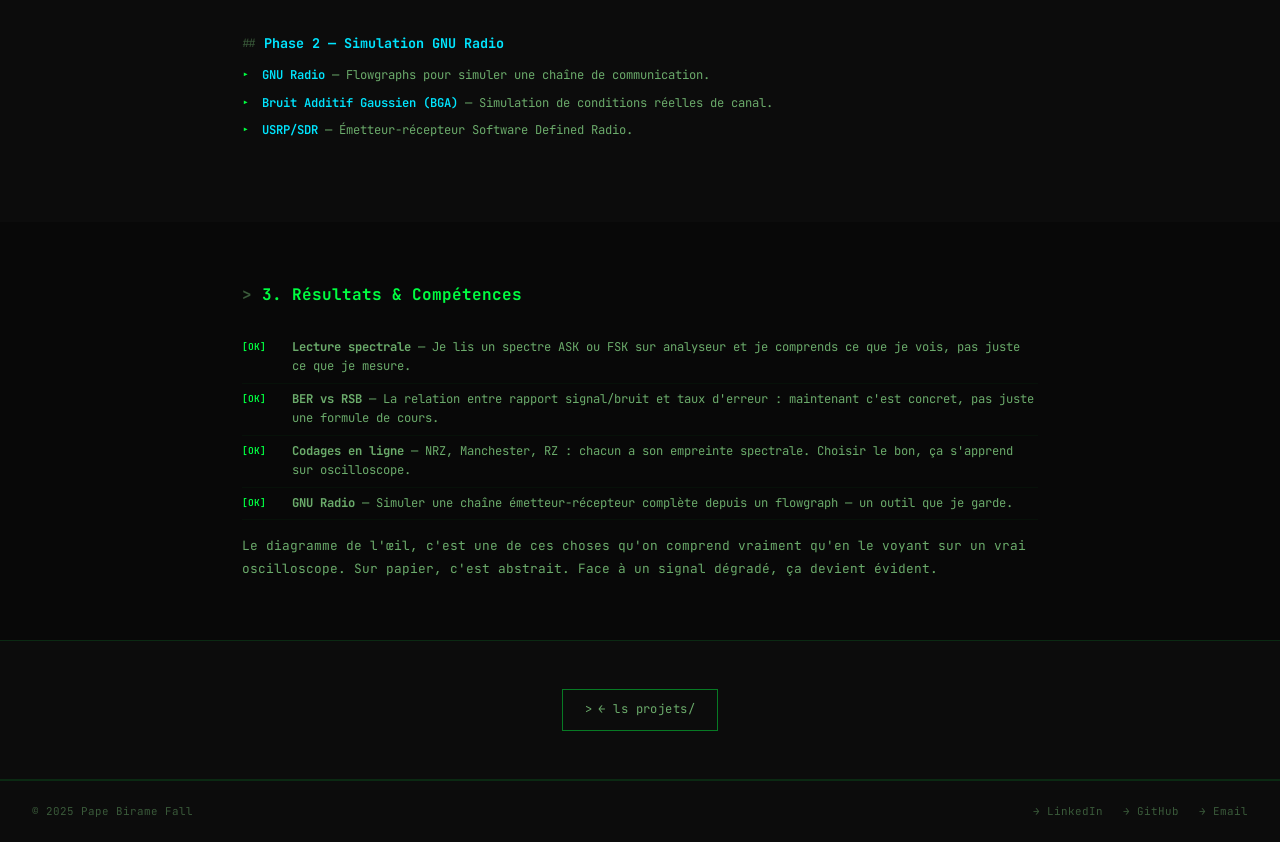
<file: case-study-projet-4.html>
<!DOCTYPE html>
<html lang="fr">
<head>
    <meta charset="UTF-8">
    <meta name="viewport" content="width=device-width, initial-scale=1.0">
    <title>TP R305 : Chaînes de Transmission Numérique | Pape Birame Fall</title>
    <link rel="preconnect" href="https://fonts.googleapis.com">
    <link href="https://fonts.googleapis.com/css2?family=JetBrains+Mono:ital,wght@0,300;0,400;0,500;0,700;1,400&display=swap" rel="stylesheet">
    <link rel="stylesheet" href="css/style.css">
</head>
<body>
    <header class="header-fixed" id="header">
        <div class="header-prompt"><span class="h-user">pape</span><span class="h-at">@</span><span class="h-host">birame-fall</span><span class="h-sep">:</span><span class="h-path">~/projets/04</span><span class="h-dollar">$</span></div>
        <nav class="nav-menu">
            <a href="index.html" class="nav-link">accueil</a>
            <a href="skills.html" class="nav-link">compétences</a>
            <a href="projects.html" class="nav-link active">projets</a>
            <a href="contact.html" class="nav-link">contact</a>
        </nav>
    </header>
    <main>
        <section class="study-header scroll-reveal">
            <div class="container-narrow">
                <h1 class="page-title">TP R305 : Analyse et Simulation des Chaînes de Transmission Numérique</h1>
                <p class="page-description">Étude pratique des fondements de la transmission numérique — analyse spectrale, BER/RSB, codage en ligne et simulation d'une chaîne émetteur-récepteur sous GNU Radio.</p>
                <div class="meta-tags">
                    <span class="tag">Rôle : Ingénieur Signaux Junior</span>
                    <span class="tag">Sept – Déc 2025</span>
                    <span class="tag">GNU Radio / SDR</span>
                </div>
            </div>
        </section>

        <section class="study-visual scroll-reveal delay-1">
            <div class="container">
                <figure>
                    <img src="./images/diagramme.png" alt="Diagramme de l'œil" class="full-width-image">
                    <figcaption class="caption">Diagramme de l'œil — visualisation de la qualité d'une liaison numérique et de l'Interférence Inter-Symbole (IIS).</figcaption>
                </figure>
            </div>
        </section>

        <section class="study-section scroll-reveal">
            <div class="container-narrow">
                <h2 class="section-heading">1. Le Défi — Ce qui se passe vraiment dans le canal</h2>
                <p class="section-content">On a simulé une chaîne de transmission complète et on l'a mesurée en conditions réelles. Le but : comprendre pourquoi certains bits arrivent corrompus — et comment les choix de modulation ou de codage changent tout.</p>
                <h3 class="subsection-heading">Objectifs Pédagogiques</h3>
                <ul class="styled-list objectives-list">
                    <li><strong>Analyse Spectrale</strong> — Utilisation de l'analyseur de spectre (RBW, VBW, Span).</li>
                    <li><strong>BER/RSB</strong> — Comprendre l'impact du bruit sur le Taux d'Erreur Binaire.</li>
                    <li><strong>Codage en Ligne</strong> — NRZ, RZ, Manchester et propriétés spectrales.</li>
                    <li><strong>Diagramme de l'Œil</strong> — Diagnostic de la distorsion et de l'IIS.</li>
                    <li><strong>GNU Radio</strong> — Simulation d'une chaîne complète émetteur-récepteur.</li>
                </ul>
            </div>
        </section>

        <section class="study-section bg-secondary scroll-reveal">
            <div class="container-narrow">
                <h2 class="section-heading">2. La Solution Technique</h2>
                <h3 class="subsection-heading">Phase 1 — Mesures Physiques</h3>
                <ul class="tech-list">
                    <li><span class="tech-badge">Analyseur de Spectre</span> — Lecture de spectres ASK, FSK.</li>
                    <li><span class="tech-badge">Oscilloscope</span> — Signaux temporels et diagramme de l'œil.</li>
                    <li><span class="tech-badge">Générateur TEB</span> — Mesure du BER en fonction de l'atténuation.</li>
                </ul>
                <h3 class="subsection-heading">Phase 2 — Simulation GNU Radio</h3>
                <ul class="tech-list">
                    <li><span class="tech-badge">GNU Radio</span> — Flowgraphs pour simuler une chaîne de communication.</li>
                    <li><span class="tech-badge">Bruit Additif Gaussien (BGA)</span> — Simulation de conditions réelles de canal.</li>
                    <li><span class="tech-badge">USRP/SDR</span> — Émetteur-récepteur Software Defined Radio.</li>
                </ul>
            </div>
        </section>

        <section class="study-section scroll-reveal">
            <div class="container-narrow">
                <h2 class="section-heading">3. Résultats &amp; Compétences</h2>
                <ul class="styled-list results-list">
                    <li><strong>Lecture spectrale</strong> — Je lis un spectre ASK ou FSK sur analyseur et je comprends ce que je vois, pas juste ce que je mesure.</li>
                    <li><strong>BER vs RSB</strong> — La relation entre rapport signal/bruit et taux d'erreur : maintenant c'est concret, pas juste une formule de cours.</li>
                    <li><strong>Codages en ligne</strong> — NRZ, Manchester, RZ : chacun a son empreinte spectrale. Choisir le bon, ça s'apprend sur oscilloscope.</li>
                    <li><strong>GNU Radio</strong> — Simuler une chaîne émetteur-récepteur complète depuis un flowgraph — un outil que je garde.</li>
                </ul>
                <p class="section-content">Le diagramme de l'œil, c'est une de ces choses qu'on comprend vraiment qu'en le voyant sur un vrai oscilloscope. Sur papier, c'est abstrait. Face à un signal dégradé, ça devient évident.</p>
            </div>
        </section>

        <section class="cta-section scroll-reveal" style="padding:48px 32px;">
            <a href="projects.html" class="btn btn-secondary">← ls projets/</a>
        </section>
    </main>
    <footer class="main-footer">
        <p class="footer-copyright">© 2025 Pape Birame Fall</p>
        <div class="footer-links">
            <a href="https://www.linkedin.com/in/pape-birame-fall" target="_blank">LinkedIn</a>
            <a href="https://github.com/pape-21" target="_blank">GitHub</a>
            <a href="mailto:contact@birame-fall.fr">Email</a>
        </div>
    </footer>
    <script src="js/animations.js"></script>
</body>
</html>
</file>
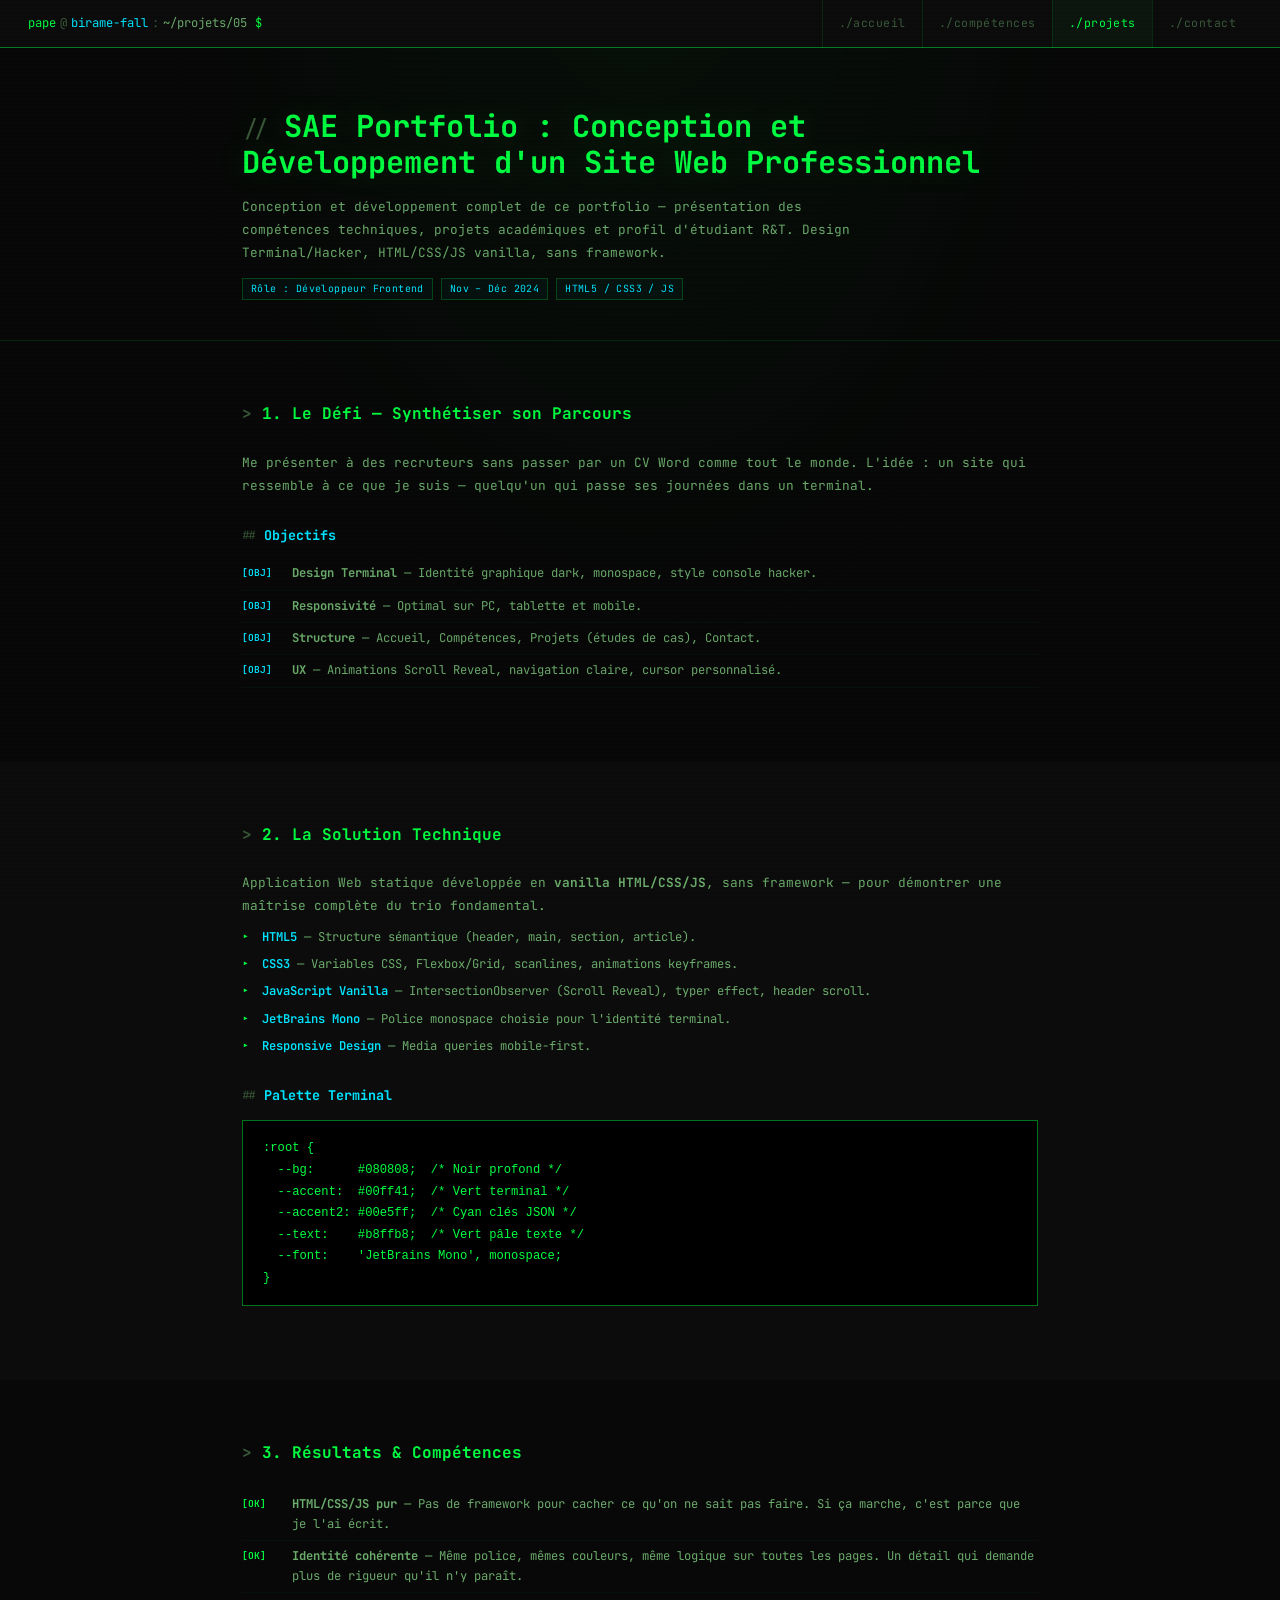
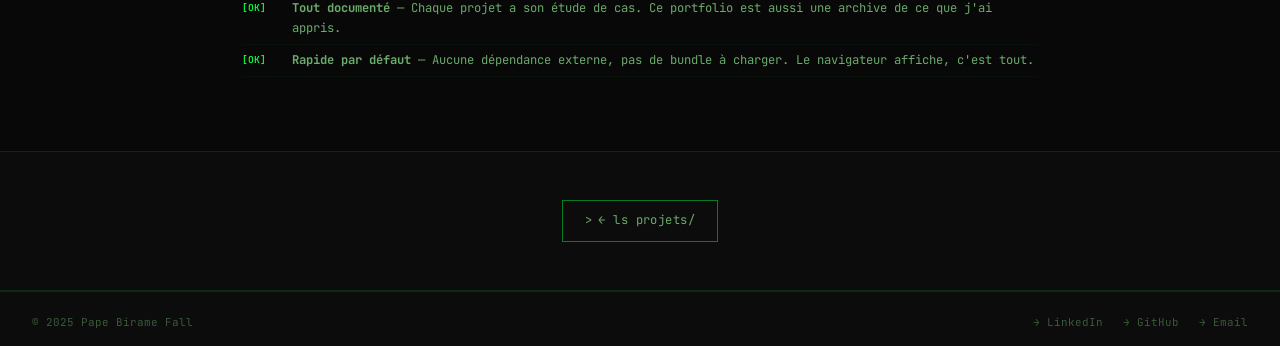
<file: case-study-projet-5.html>
<!DOCTYPE html>
<html lang="fr">
<head>
    <meta charset="UTF-8">
    <meta name="viewport" content="width=device-width, initial-scale=1.0">
    <title>SAE Portfolio : Site Web Professionnel | Pape Birame Fall</title>
    <link rel="preconnect" href="https://fonts.googleapis.com">
    <link href="https://fonts.googleapis.com/css2?family=JetBrains+Mono:ital,wght@0,300;0,400;0,500;0,700;1,400&display=swap" rel="stylesheet">
    <link rel="stylesheet" href="css/style.css">
</head>
<body>
    <header class="header-fixed" id="header">
        <div class="header-prompt"><span class="h-user">pape</span><span class="h-at">@</span><span class="h-host">birame-fall</span><span class="h-sep">:</span><span class="h-path">~/projets/05</span><span class="h-dollar">$</span></div>
        <nav class="nav-menu">
            <a href="index.html" class="nav-link">accueil</a>
            <a href="skills.html" class="nav-link">compétences</a>
            <a href="projects.html" class="nav-link active">projets</a>
            <a href="contact.html" class="nav-link">contact</a>
        </nav>
    </header>
    <main>
        <section class="study-header scroll-reveal">
            <div class="container-narrow">
                <h1 class="page-title">SAE Portfolio : Conception et Développement d'un Site Web Professionnel</h1>
                <p class="page-description">Conception et développement complet de ce portfolio — présentation des compétences techniques, projets académiques et profil d'étudiant R&amp;T. Design Terminal/Hacker, HTML/CSS/JS vanilla, sans framework.</p>
                <div class="meta-tags">
                    <span class="tag">Rôle : Développeur Frontend</span>
                    <span class="tag">Nov – Déc 2024</span>
                    <span class="tag">HTML5 / CSS3 / JS</span>
                </div>
            </div>
        </section>

        <section class="study-section scroll-reveal">
            <div class="container-narrow">
                <h2 class="section-heading">1. Le Défi — Synthétiser son Parcours</h2>
                <p class="section-content">Me présenter à des recruteurs sans passer par un CV Word comme tout le monde. L'idée : un site qui ressemble à ce que je suis — quelqu'un qui passe ses journées dans un terminal.</p>
                <h3 class="subsection-heading">Objectifs</h3>
                <ul class="styled-list objectives-list">
                    <li><strong>Design Terminal</strong> — Identité graphique dark, monospace, style console hacker.</li>
                    <li><strong>Responsivité</strong> — Optimal sur PC, tablette et mobile.</li>
                    <li><strong>Structure</strong> — Accueil, Compétences, Projets (études de cas), Contact.</li>
                    <li><strong>UX</strong> — Animations Scroll Reveal, navigation claire, cursor personnalisé.</li>
                </ul>
            </div>
        </section>

        <section class="study-section bg-secondary scroll-reveal">
            <div class="container-narrow">
                <h2 class="section-heading">2. La Solution Technique</h2>
                <p class="section-content">Application Web statique développée en <strong>vanilla HTML/CSS/JS</strong>, sans framework — pour démontrer une maîtrise complète du trio fondamental.</p>
                <ul class="tech-list">
                    <li><span class="tech-badge">HTML5</span> — Structure sémantique (header, main, section, article).</li>
                    <li><span class="tech-badge">CSS3</span> — Variables CSS, Flexbox/Grid, scanlines, animations keyframes.</li>
                    <li><span class="tech-badge">JavaScript Vanilla</span> — IntersectionObserver (Scroll Reveal), typer effect, header scroll.</li>
                    <li><span class="tech-badge">JetBrains Mono</span> — Police monospace choisie pour l'identité terminal.</li>
                    <li><span class="tech-badge">Responsive Design</span> — Media queries mobile-first.</li>
                </ul>
                <h3 class="subsection-heading">Palette Terminal</h3>
                <pre class="code-block"><code>:root {
  --bg:      #080808;  /* Noir profond */
  --accent:  #00ff41;  /* Vert terminal */
  --accent2: #00e5ff;  /* Cyan clés JSON */
  --text:    #b8ffb8;  /* Vert pâle texte */
  --font:    'JetBrains Mono', monospace;
}</code></pre>
            </div>
        </section>

        <section class="study-section scroll-reveal">
            <div class="container-narrow">
                <h2 class="section-heading">3. Résultats &amp; Compétences</h2>
                <ul class="styled-list results-list">
                    <li><strong>HTML/CSS/JS pur</strong> — Pas de framework pour cacher ce qu'on ne sait pas faire. Si ça marche, c'est parce que je l'ai écrit.</li>
                    <li><strong>Identité cohérente</strong> — Même police, mêmes couleurs, même logique sur toutes les pages. Un détail qui demande plus de rigueur qu'il n'y paraît.</li>
                    <li><strong>Tout documenté</strong> — Chaque projet a son étude de cas. Ce portfolio est aussi une archive de ce que j'ai appris.</li>
                    <li><strong>Rapide par défaut</strong> — Aucune dépendance externe, pas de bundle à charger. Le navigateur affiche, c'est tout.</li>
                </ul>
            </div>
        </section>

        <section class="cta-section scroll-reveal" style="padding:48px 32px;">
            <a href="projects.html" class="btn btn-secondary">← ls projets/</a>
        </section>
    </main>
    <footer class="main-footer">
        <p class="footer-copyright">© 2025 Pape Birame Fall</p>
        <div class="footer-links">
            <a href="https://www.linkedin.com/in/pape-birame-fall" target="_blank">LinkedIn</a>
            <a href="https://github.com/pape-21" target="_blank">GitHub</a>
            <a href="mailto:contact@birame-fall.fr">Email</a>
        </div>
    </footer>
    <script src="js/animations.js"></script>
</body>
</html>
</file>
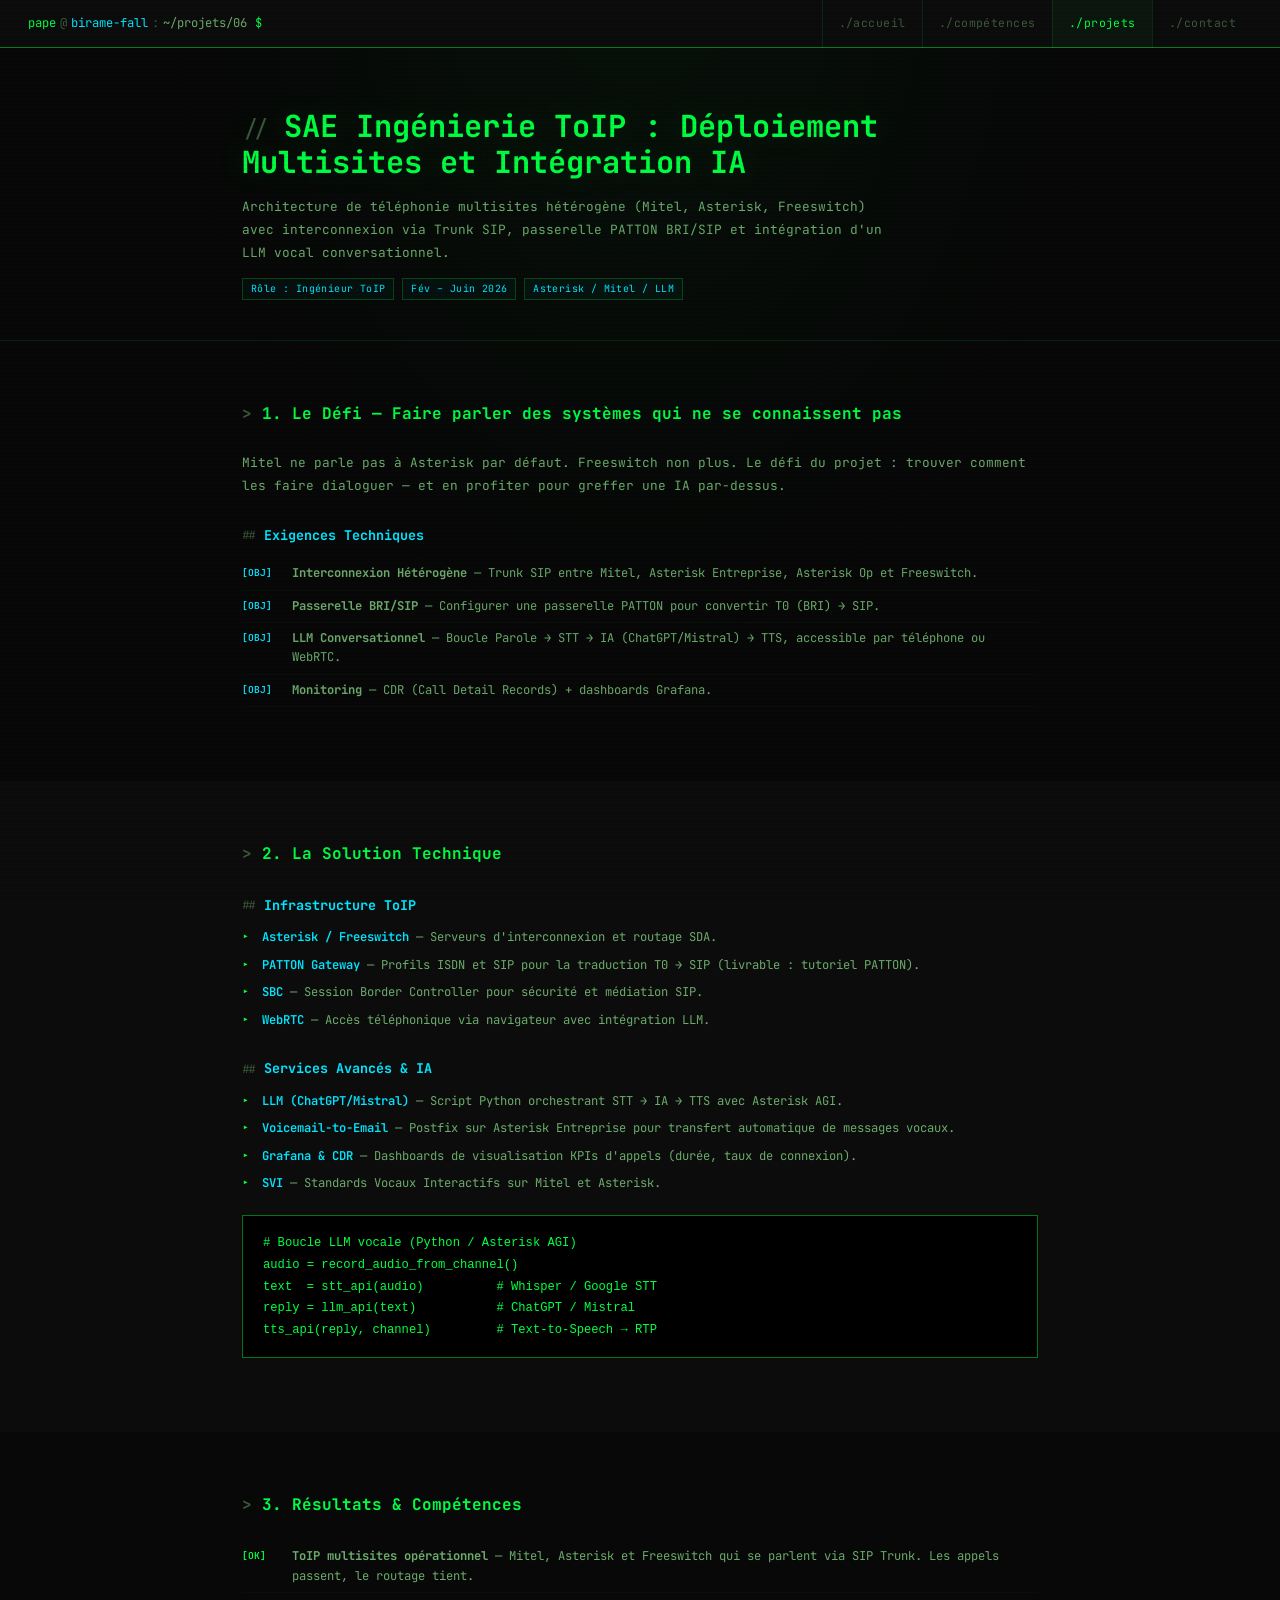
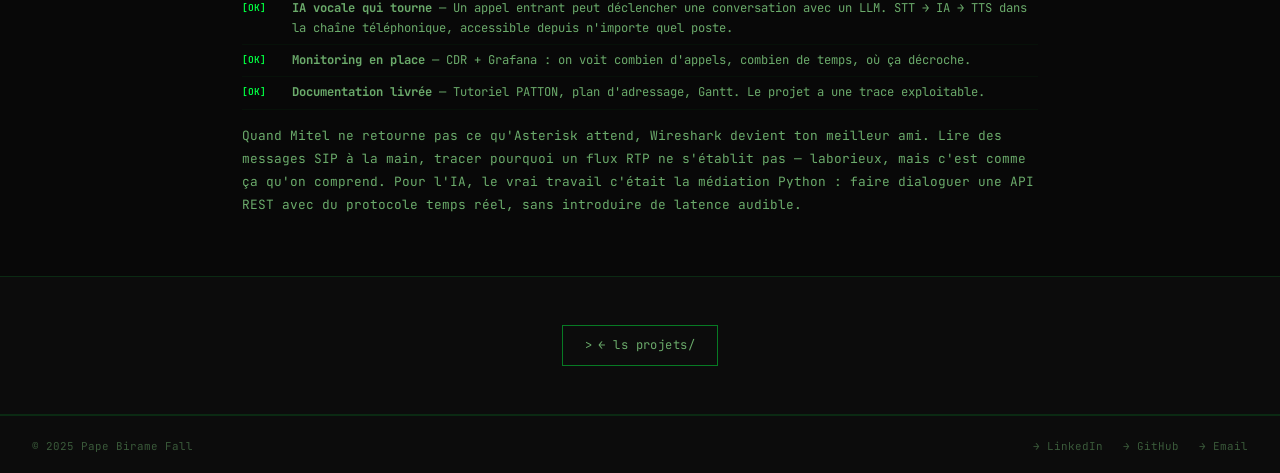
<file: case-study-projet-6.html>
<!DOCTYPE html>
<html lang="fr">
<head>
    <meta charset="UTF-8">
    <meta name="viewport" content="width=device-width, initial-scale=1.0">
    <title>SAE ToIP Multisites + IA | Pape Birame Fall</title>
    <link rel="preconnect" href="https://fonts.googleapis.com">
    <link href="https://fonts.googleapis.com/css2?family=JetBrains+Mono:ital,wght@0,300;0,400;0,500;0,700;1,400&display=swap" rel="stylesheet">
    <link rel="stylesheet" href="css/style.css">
</head>
<body>
    <header class="header-fixed" id="header">
        <div class="header-prompt"><span class="h-user">pape</span><span class="h-at">@</span><span class="h-host">birame-fall</span><span class="h-sep">:</span><span class="h-path">~/projets/06</span><span class="h-dollar">$</span></div>
        <nav class="nav-menu">
            <a href="index.html" class="nav-link">accueil</a>
            <a href="skills.html" class="nav-link">compétences</a>
            <a href="projects.html" class="nav-link active">projets</a>
            <a href="contact.html" class="nav-link">contact</a>
        </nav>
    </header>
    <main>
        <section class="study-header scroll-reveal">
            <div class="container-narrow">
                <h1 class="page-title">SAE Ingénierie ToIP : Déploiement Multisites et Intégration IA</h1>
                <p class="page-description">Architecture de téléphonie multisites hétérogène (Mitel, Asterisk, Freeswitch) avec interconnexion via Trunk SIP, passerelle PATTON BRI/SIP et intégration d'un LLM vocal conversationnel.</p>
                <div class="meta-tags">
                    <span class="tag">Rôle : Ingénieur ToIP</span>
                    <span class="tag">Fév – Juin 2026</span>
                    <span class="tag">Asterisk / Mitel / LLM</span>
                </div>
            </div>
        </section>

        <section class="study-section scroll-reveal">
            <div class="container-narrow">
                <h2 class="section-heading">1. Le Défi — Faire parler des systèmes qui ne se connaissent pas</h2>
                <p class="section-content">Mitel ne parle pas à Asterisk par défaut. Freeswitch non plus. Le défi du projet : trouver comment les faire dialoguer — et en profiter pour greffer une IA par-dessus.</p>
                <h3 class="subsection-heading">Exigences Techniques</h3>
                <ul class="styled-list objectives-list">
                    <li><strong>Interconnexion Hétérogène</strong> — Trunk SIP entre Mitel, Asterisk Entreprise, Asterisk Op et Freeswitch.</li>
                    <li><strong>Passerelle BRI/SIP</strong> — Configurer une passerelle PATTON pour convertir T0 (BRI) → SIP.</li>
                    <li><strong>LLM Conversationnel</strong> — Boucle Parole → STT → IA (ChatGPT/Mistral) → TTS, accessible par téléphone ou WebRTC.</li>
                    <li><strong>Monitoring</strong> — CDR (Call Detail Records) + dashboards Grafana.</li>
                </ul>
            </div>
        </section>

        <section class="study-section bg-secondary scroll-reveal">
            <div class="container-narrow">
                <h2 class="section-heading">2. La Solution Technique</h2>
                <h3 class="subsection-heading">Infrastructure ToIP</h3>
                <ul class="tech-list">
                    <li><span class="tech-badge">Asterisk / Freeswitch</span> — Serveurs d'interconnexion et routage SDA.</li>
                    <li><span class="tech-badge">PATTON Gateway</span> — Profils ISDN et SIP pour la traduction T0 → SIP (livrable : tutoriel PATTON).</li>
                    <li><span class="tech-badge">SBC</span> — Session Border Controller pour sécurité et médiation SIP.</li>
                    <li><span class="tech-badge">WebRTC</span> — Accès téléphonique via navigateur avec intégration LLM.</li>
                </ul>
                <h3 class="subsection-heading">Services Avancés &amp; IA</h3>
                <ul class="tech-list">
                    <li><span class="tech-badge">LLM (ChatGPT/Mistral)</span> — Script Python orchestrant STT → IA → TTS avec Asterisk AGI.</li>
                    <li><span class="tech-badge">Voicemail-to-Email</span> — Postfix sur Asterisk Entreprise pour transfert automatique de messages vocaux.</li>
                    <li><span class="tech-badge">Grafana &amp; CDR</span> — Dashboards de visualisation KPIs d'appels (durée, taux de connexion).</li>
                    <li><span class="tech-badge">SVI</span> — Standards Vocaux Interactifs sur Mitel et Asterisk.</li>
                </ul>
                <pre class="code-block"><code># Boucle LLM vocale (Python / Asterisk AGI)
audio = record_audio_from_channel()
text  = stt_api(audio)          # Whisper / Google STT
reply = llm_api(text)           # ChatGPT / Mistral
tts_api(reply, channel)         # Text-to-Speech → RTP</code></pre>
            </div>
        </section>

        <section class="study-section scroll-reveal">
            <div class="container-narrow">
                <h2 class="section-heading">3. Résultats &amp; Compétences</h2>
                <ul class="styled-list results-list">
                    <li><strong>ToIP multisites opérationnel</strong> — Mitel, Asterisk et Freeswitch qui se parlent via SIP Trunk. Les appels passent, le routage tient.</li>
                    <li><strong>IA vocale qui tourne</strong> — Un appel entrant peut déclencher une conversation avec un LLM. STT → IA → TTS dans la chaîne téléphonique, accessible depuis n'importe quel poste.</li>
                    <li><strong>Monitoring en place</strong> — CDR + Grafana : on voit combien d'appels, combien de temps, où ça décroche.</li>
                    <li><strong>Documentation livrée</strong> — Tutoriel PATTON, plan d'adressage, Gantt. Le projet a une trace exploitable.</li>
                </ul>
                <p class="section-content">Quand Mitel ne retourne pas ce qu'Asterisk attend, Wireshark devient ton meilleur ami. Lire des messages SIP à la main, tracer pourquoi un flux RTP ne s'établit pas — laborieux, mais c'est comme ça qu'on comprend. Pour l'IA, le vrai travail c'était la médiation Python : faire dialoguer une API REST avec du protocole temps réel, sans introduire de latence audible.</p>
            </div>
        </section>

        <section class="cta-section scroll-reveal" style="padding:48px 32px;">
            <a href="projects.html" class="btn btn-secondary">← ls projets/</a>
        </section>
    </main>
    <footer class="main-footer">
        <p class="footer-copyright">© 2025 Pape Birame Fall</p>
        <div class="footer-links">
            <a href="https://www.linkedin.com/in/pape-birame-fall" target="_blank">LinkedIn</a>
            <a href="https://github.com/pape-21" target="_blank">GitHub</a>
            <a href="mailto:contact@birame-fall.fr">Email</a>
        </div>
    </footer>
    <script src="js/animations.js"></script>
</body>
</html>
</file>
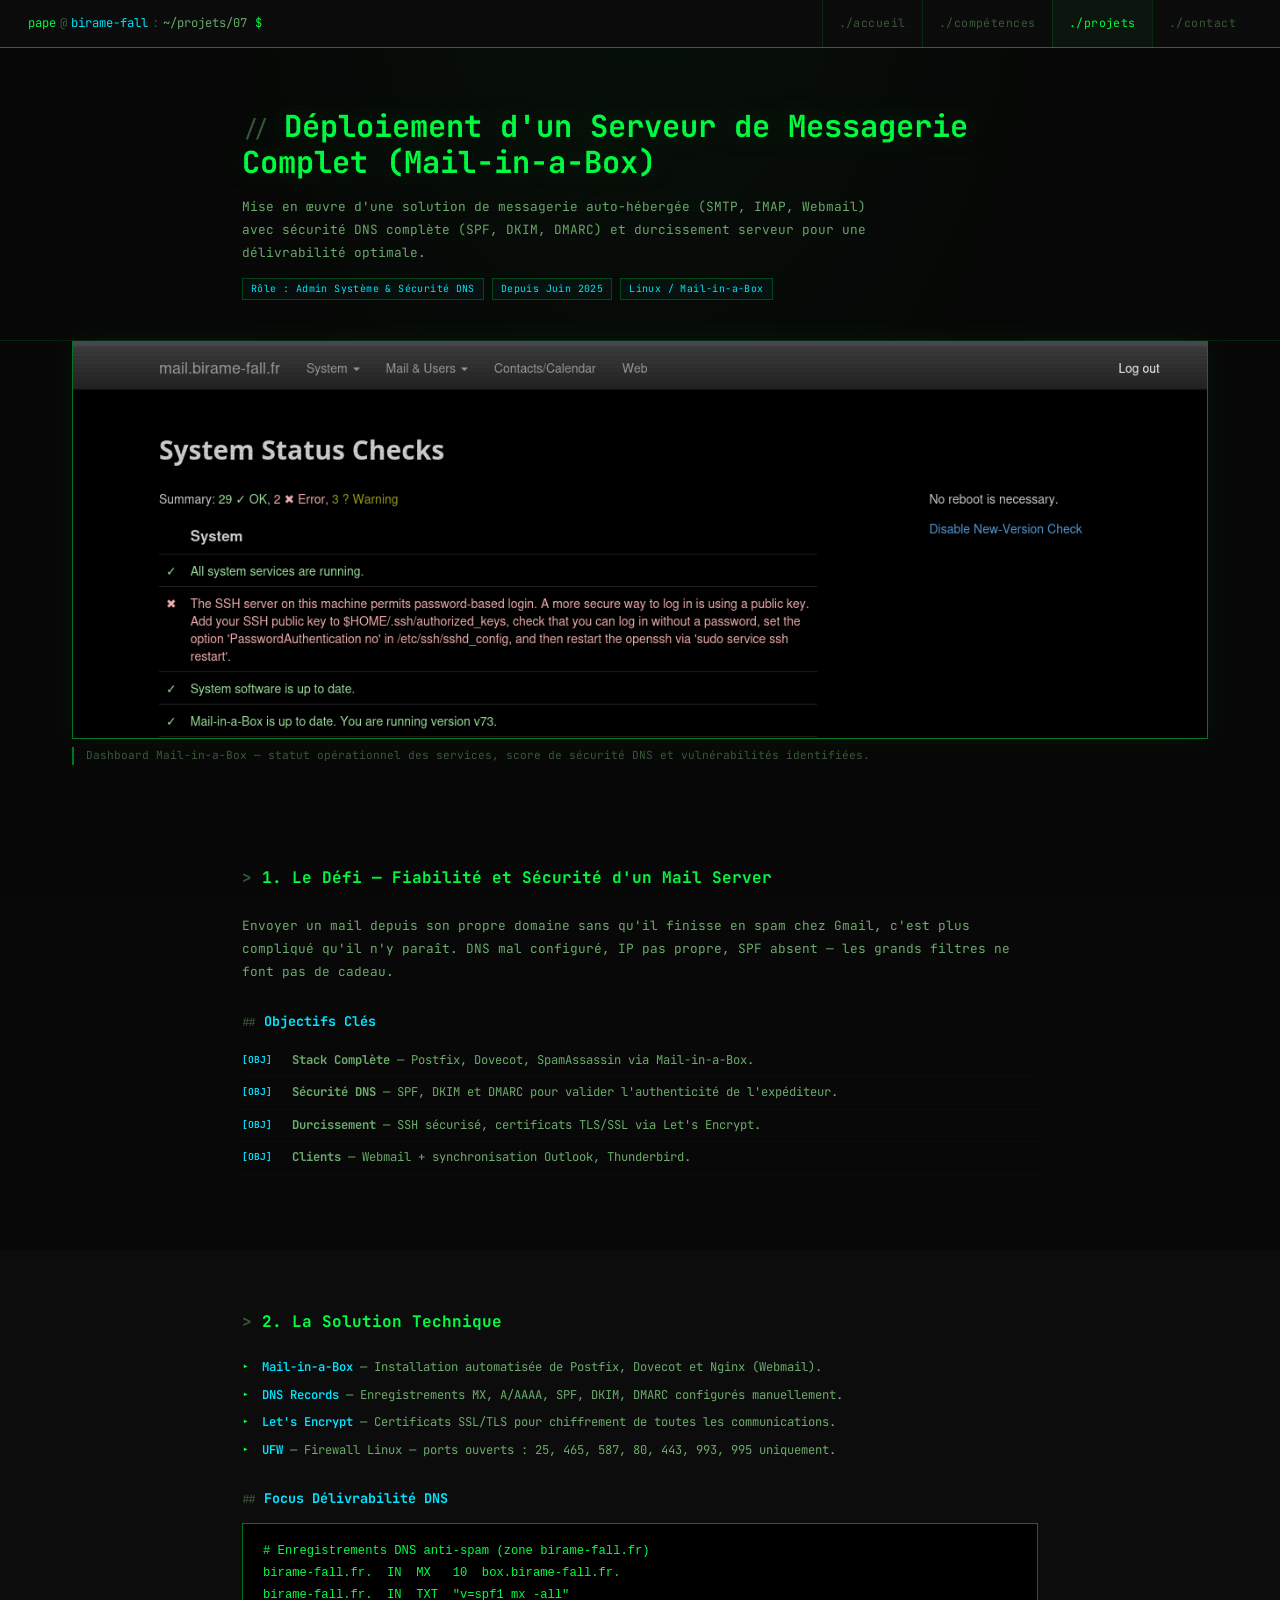
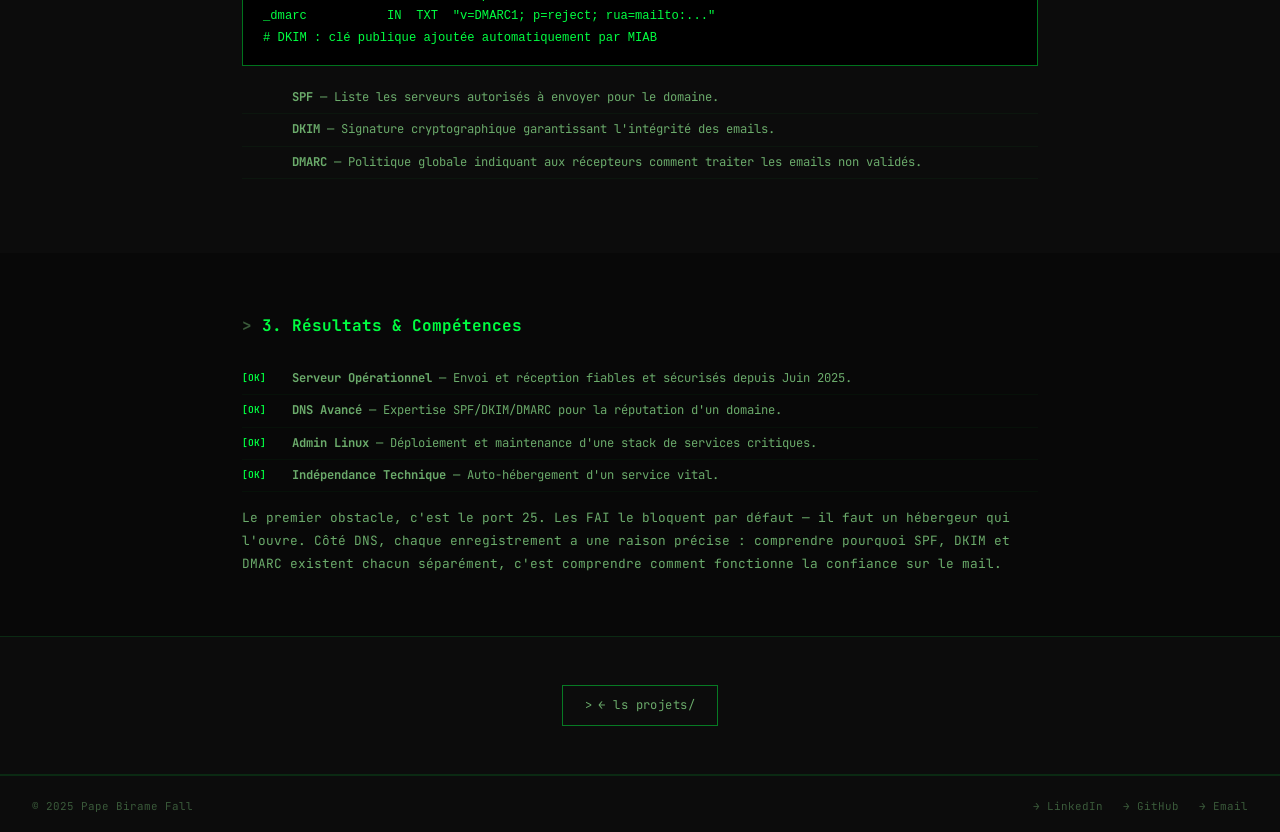
<file: case-study-projet-7.html>
<!DOCTYPE html>
<html lang="fr">
<head>
    <meta charset="UTF-8">
    <meta name="viewport" content="width=device-width, initial-scale=1.0">
    <title>Serveur Mail Sécurisé (Mail-in-a-Box) | Pape Birame Fall</title>
    <link rel="preconnect" href="https://fonts.googleapis.com">
    <link href="https://fonts.googleapis.com/css2?family=JetBrains+Mono:ital,wght@0,300;0,400;0,500;0,700;1,400&display=swap" rel="stylesheet">
    <link rel="stylesheet" href="css/style.css">
</head>
<body>
    <header class="header-fixed" id="header">
        <div class="header-prompt"><span class="h-user">pape</span><span class="h-at">@</span><span class="h-host">birame-fall</span><span class="h-sep">:</span><span class="h-path">~/projets/07</span><span class="h-dollar">$</span></div>
        <nav class="nav-menu">
            <a href="index.html" class="nav-link">accueil</a>
            <a href="skills.html" class="nav-link">compétences</a>
            <a href="projects.html" class="nav-link active">projets</a>
            <a href="contact.html" class="nav-link">contact</a>
        </nav>
    </header>
    <main>
        <section class="study-header scroll-reveal">
            <div class="container-narrow">
                <h1 class="page-title">Déploiement d'un Serveur de Messagerie Complet (Mail-in-a-Box)</h1>
                <p class="page-description">Mise en œuvre d'une solution de messagerie auto-hébergée (SMTP, IMAP, Webmail) avec sécurité DNS complète (SPF, DKIM, DMARC) et durcissement serveur pour une délivrabilité optimale.</p>
                <div class="meta-tags">
                    <span class="tag">Rôle : Admin Système &amp; Sécurité DNS</span>
                    <span class="tag">Depuis Juin 2025</span>
                    <span class="tag">Linux / Mail-in-a-Box</span>
                </div>
            </div>
        </section>

        <section class="study-visual scroll-reveal delay-1">
            <div class="container">
                <figure>
                    <img src="./images/miab.png" alt="Dashboard Mail-in-a-Box" class="full-width-image">
                    <figcaption class="caption">Dashboard Mail-in-a-Box — statut opérationnel des services, score de sécurité DNS et vulnérabilités identifiées.</figcaption>
                </figure>
            </div>
        </section>

        <section class="study-section scroll-reveal">
            <div class="container-narrow">
                <h2 class="section-heading">1. Le Défi — Fiabilité et Sécurité d'un Mail Server</h2>
                <p class="section-content">Envoyer un mail depuis son propre domaine sans qu'il finisse en spam chez Gmail, c'est plus compliqué qu'il n'y paraît. DNS mal configuré, IP pas propre, SPF absent — les grands filtres ne font pas de cadeau.</p>
                <h3 class="subsection-heading">Objectifs Clés</h3>
                <ul class="styled-list objectives-list">
                    <li><strong>Stack Complète</strong> — Postfix, Dovecot, SpamAssassin via Mail-in-a-Box.</li>
                    <li><strong>Sécurité DNS</strong> — SPF, DKIM et DMARC pour valider l'authenticité de l'expéditeur.</li>
                    <li><strong>Durcissement</strong> — SSH sécurisé, certificats TLS/SSL via Let's Encrypt.</li>
                    <li><strong>Clients</strong> — Webmail + synchronisation Outlook, Thunderbird.</li>
                </ul>
            </div>
        </section>

        <section class="study-section bg-secondary scroll-reveal">
            <div class="container-narrow">
                <h2 class="section-heading">2. La Solution Technique</h2>
                <ul class="tech-list">
                    <li><span class="tech-badge">Mail-in-a-Box</span> — Installation automatisée de Postfix, Dovecot et Nginx (Webmail).</li>
                    <li><span class="tech-badge">DNS Records</span> — Enregistrements MX, A/AAAA, SPF, DKIM, DMARC configurés manuellement.</li>
                    <li><span class="tech-badge">Let's Encrypt</span> — Certificats SSL/TLS pour chiffrement de toutes les communications.</li>
                    <li><span class="tech-badge">UFW</span> — Firewall Linux — ports ouverts : 25, 465, 587, 80, 443, 993, 995 uniquement.</li>
                </ul>
                <h3 class="subsection-heading">Focus Délivrabilité DNS</h3>
                <pre class="code-block"><code># Enregistrements DNS anti-spam (zone birame-fall.fr)
birame-fall.fr.  IN  MX   10  box.birame-fall.fr.
birame-fall.fr.  IN  TXT  "v=spf1 mx -all"
_dmarc           IN  TXT  "v=DMARC1; p=reject; rua=mailto:..."
# DKIM : clé publique ajoutée automatiquement par MIAB</code></pre>
                <ul class="styled-list" style="margin-top:16px;">
                    <li><strong>SPF</strong> — Liste les serveurs autorisés à envoyer pour le domaine.</li>
                    <li><strong>DKIM</strong> — Signature cryptographique garantissant l'intégrité des emails.</li>
                    <li><strong>DMARC</strong> — Politique globale indiquant aux récepteurs comment traiter les emails non validés.</li>
                </ul>
            </div>
        </section>

        <section class="study-section scroll-reveal">
            <div class="container-narrow">
                <h2 class="section-heading">3. Résultats &amp; Compétences</h2>
                <ul class="styled-list results-list">
                    <li><strong>Serveur Opérationnel</strong> — Envoi et réception fiables et sécurisés depuis Juin 2025.</li>
                    <li><strong>DNS Avancé</strong> — Expertise SPF/DKIM/DMARC pour la réputation d'un domaine.</li>
                    <li><strong>Admin Linux</strong> — Déploiement et maintenance d'une stack de services critiques.</li>
                    <li><strong>Indépendance Technique</strong> — Auto-hébergement d'un service vital.</li>
                </ul>
                <p class="section-content">Le premier obstacle, c'est le port 25. Les FAI le bloquent par défaut — il faut un hébergeur qui l'ouvre. Côté DNS, chaque enregistrement a une raison précise : comprendre pourquoi SPF, DKIM et DMARC existent chacun séparément, c'est comprendre comment fonctionne la confiance sur le mail.</p>
            </div>
        </section>

        <section class="cta-section scroll-reveal" style="padding:48px 32px;">
            <a href="projects.html" class="btn btn-secondary">← ls projets/</a>
        </section>
    </main>
    <footer class="main-footer">
        <p class="footer-copyright">© 2025 Pape Birame Fall</p>
        <div class="footer-links">
            <a href="https://www.linkedin.com/in/pape-birame-fall" target="_blank">LinkedIn</a>
            <a href="https://github.com/pape-21" target="_blank">GitHub</a>
            <a href="mailto:contact@birame-fall.fr">Email</a>
        </div>
    </footer>
    <script src="js/animations.js"></script>
</body>
</html>
</file>
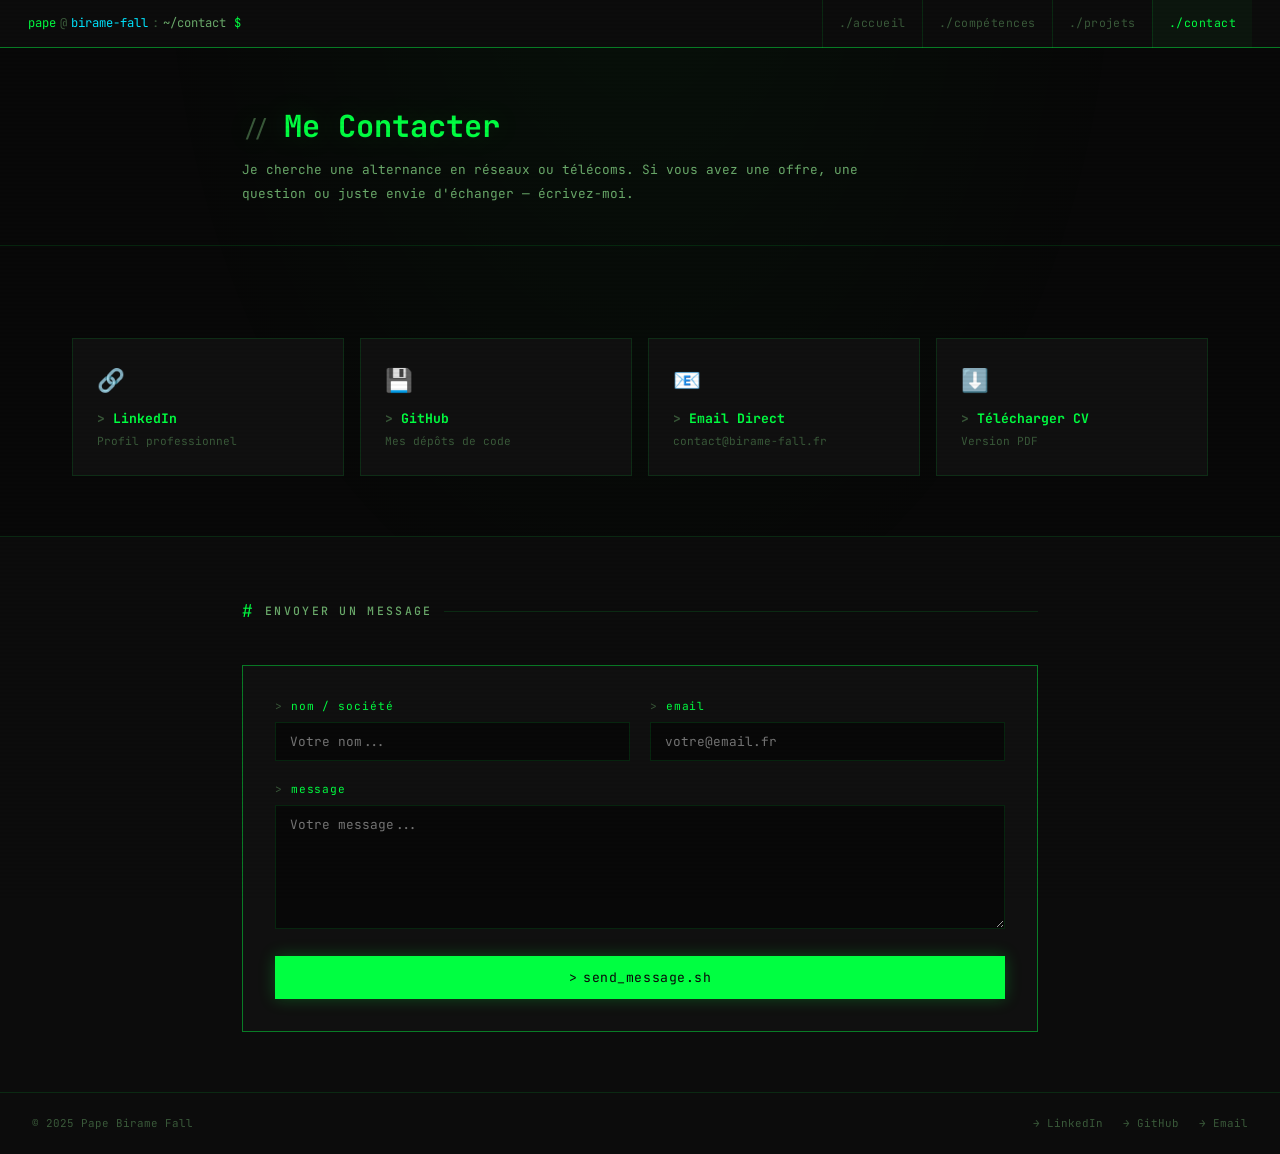
<file: contact.html>
<!DOCTYPE html>
<html lang="fr">
<head>
    <meta charset="UTF-8">
    <meta name="viewport" content="width=device-width, initial-scale=1.0">
    <title>Contact | Pape Birame Fall</title>
    <link rel="preconnect" href="https://fonts.googleapis.com">
    <link href="https://fonts.googleapis.com/css2?family=JetBrains+Mono:ital,wght@0,300;0,400;0,500;0,700;1,400&display=swap" rel="stylesheet">
    <link rel="stylesheet" href="css/style.css">
</head>
<body>

    <header class="header-fixed" id="header">
        <div class="header-prompt">
            <span class="h-user">pape</span><span class="h-at">@</span><span class="h-host">birame-fall</span><span class="h-sep">:</span><span class="h-path">~/contact</span><span class="h-dollar">$</span>
        </div>
        <nav class="nav-menu">
            <a href="index.html" class="nav-link">accueil</a>
            <a href="skills.html" class="nav-link">compétences</a>
            <a href="projects.html" class="nav-link">projets</a>
            <a href="contact.html" class="nav-link active">contact</a>
        </nav>
    </header>

    <main>

        <section class="header-section scroll-reveal">
            <div class="container-narrow">
                <h1 class="page-title">Me Contacter</h1>
                <p class="page-description">
                    Je cherche une alternance en réseaux ou télécoms. Si vous avez une offre, une question ou juste envie d'échanger — écrivez-moi.
                </p>
            </div>
        </section>

        <section style="padding:60px 0;" class="scroll-reveal delay-1">
            <div class="container">
                <div class="grid-links">

                    <a href="https://www.linkedin.com/in/pape-birame-fall" target="_blank" class="contact-card hover-lift">
                        <span class="card-icon">🔗</span>
                        <h3 class="card-title">LinkedIn</h3>
                        <p class="card-subtitle">Profil professionnel</p>
                    </a>

                    <a href="https://github.com/pape-21" target="_blank" class="contact-card hover-lift">
                        <span class="card-icon">💾</span>
                        <h3 class="card-title">GitHub</h3>
                        <p class="card-subtitle">Mes dépôts de code</p>
                    </a>

                    <a href="mailto:contact@birame-fall.fr" class="contact-card hover-lift">
                        <span class="card-icon">📧</span>
                        <h3 class="card-title">Email Direct</h3>
                        <p class="card-subtitle">contact@birame-fall.fr</p>
                    </a>

                    <a href="fichiers/CV_PAPE_BIRAME_FALL_ALTERNANCE.pdf" download class="contact-card hover-lift">
                        <span class="card-icon">⬇️</span>
                        <h3 class="card-title">Télécharger CV</h3>
                        <p class="card-subtitle">Version PDF</p>
                    </a>

                </div>
            </div>
        </section>

        <section style="background:var(--bg2);border-top:1px solid var(--border);padding:60px 0;" class="scroll-reveal delay-2">
            <div class="container-narrow">
                <div class="section-header"><h2>envoyer un message</h2></div>

                <form action="https://formspree.io/f/mrbdaaqv" method="POST" class="contact-form">
                    <div class="form-group">
                        <label for="name">nom / société</label>
                        <input type="text" id="name" name="name" placeholder="Votre nom..." required>
                    </div>
                    <div class="form-group">
                        <label for="email">email</label>
                        <input type="email" id="email" name="email" placeholder="votre@email.fr" required>
                    </div>
                    <div class="form-group full-width">
                        <label for="message">message</label>
                        <textarea id="message" name="message" rows="6" placeholder="Votre message..." required></textarea>
                    </div>
                    <div class="form-group full-width">
                        <button type="submit" class="btn btn-primary btn-submit">send_message.sh</button>
                    </div>
                    <input type="text" name="_gotcha" style="display:none">
                </form>
            </div>
        </section>

    </main>

    <footer class="main-footer">
        <p class="footer-copyright">© 2025 Pape Birame Fall</p>
        <div class="footer-links">
            <a href="https://www.linkedin.com/in/pape-birame-fall" target="_blank">LinkedIn</a>
            <a href="https://github.com/pape-21" target="_blank">GitHub</a>
            <a href="mailto:contact@birame-fall.fr">Email</a>
        </div>
    </footer>

    <script src="js/animations.js"></script>
</body>
</html>
</file>
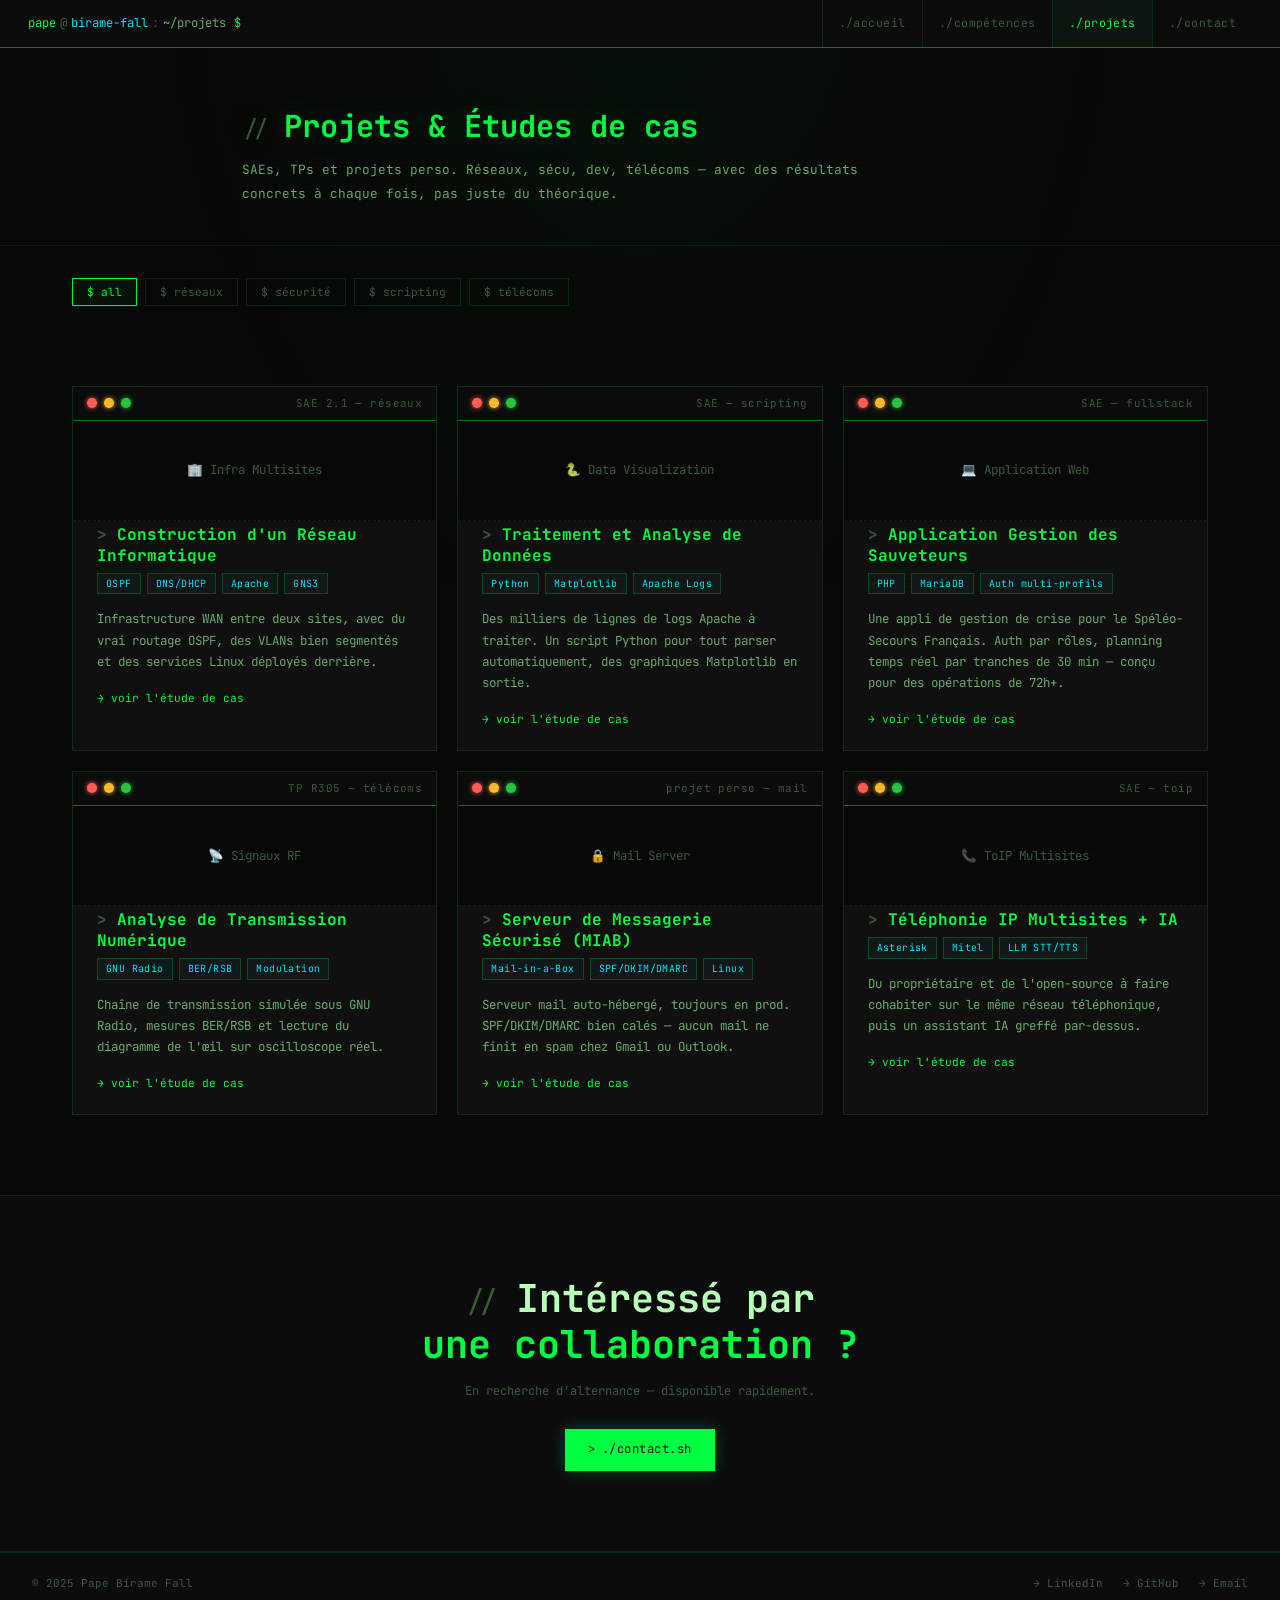
<file: projects.html>
<!DOCTYPE html>
<html lang="fr">
<head>
    <meta charset="UTF-8">
    <meta name="viewport" content="width=device-width, initial-scale=1.0">
    <title>Projets | Pape Birame Fall</title>
    <link rel="preconnect" href="https://fonts.googleapis.com">
    <link href="https://fonts.googleapis.com/css2?family=JetBrains+Mono:ital,wght@0,300;0,400;0,500;0,700;1,400&display=swap" rel="stylesheet">
    <link rel="stylesheet" href="css/style.css">
</head>
<body>

    <header class="header-fixed" id="header">
        <div class="header-prompt">
            <span class="h-user">pape</span><span class="h-at">@</span><span class="h-host">birame-fall</span><span class="h-sep">:</span><span class="h-path">~/projets</span><span class="h-dollar">$</span>
        </div>
        <nav class="nav-menu">
            <a href="index.html" class="nav-link">accueil</a>
            <a href="skills.html" class="nav-link">compétences</a>
            <a href="projects.html" class="nav-link active">projets</a>
            <a href="contact.html" class="nav-link">contact</a>
        </nav>
    </header>

    <main>

        <section class="header-section scroll-reveal">
            <div class="container-narrow">
                <h1 class="page-title">Projets &amp; Études de cas</h1>
                <p class="page-description">
                    SAEs, TPs et projets perso. Réseaux, sécu, dev, télécoms — avec des résultats concrets à chaque fois, pas juste du théorique.
                </p>
            </div>
        </section>

        <section class="filters-section scroll-reveal delay-1" style="padding-top:32px;">
            <div class="container">
                <div class="filter-buttons">
                    <button class="btn-filter active" data-filter="all">all</button>
                    <button class="btn-filter" data-filter="networks">réseaux</button>
                    <button class="btn-filter" data-filter="security">sécurité</button>
                    <button class="btn-filter" data-filter="scripting">scripting</button>
                    <button class="btn-filter" data-filter="telecoms">télécoms</button>
                </div>
            </div>
        </section>

        <section style="padding:40px 0 80px;">
            <div class="container grid-layout">

                <article class="project-card hover-lift scroll-reveal" data-category="networks">
                    <div class="term-bar"><div class="term-dot red"></div><div class="term-dot yellow"></div><div class="term-dot green"></div><span class="term-title">SAE 2.1 — réseaux</span></div>
                    <div class="project-image-placeholder">🏢 Infra Multisites</div>
                    <a href="case-study-projet-1.html" class="project-link">
                        <h2 class="project-name">Construction d'un Réseau Informatique</h2>
                        <div class="project-tags">
                            <span class="tag-tech">OSPF</span>
                            <span class="tag-tech">DNS/DHCP</span>
                            <span class="tag-tech">Apache</span>
                            <span class="tag-tech">GNS3</span>
                        </div>
                        <p class="project-excerpt">Infrastructure WAN entre deux sites, avec du vrai routage OSPF, des VLANs bien segmentés et des services Linux déployés derrière.</p>
                        <span class="project-cta">voir l'étude de cas</span>
                    </a>
                </article>

                <article class="project-card hover-lift scroll-reveal delay-1" data-category="scripting">
                    <div class="term-bar"><div class="term-dot red"></div><div class="term-dot yellow"></div><div class="term-dot green"></div><span class="term-title">SAE — scripting</span></div>
                    <div class="project-image-placeholder">🐍 Data Visualization</div>
                    <a href="case-study-projet-2.html" class="project-link">
                        <h2 class="project-name">Traitement et Analyse de Données</h2>
                        <div class="project-tags">
                            <span class="tag-tech">Python</span>
                            <span class="tag-tech">Matplotlib</span>
                            <span class="tag-tech">Apache Logs</span>
                        </div>
                        <p class="project-excerpt">Des milliers de lignes de logs Apache à traiter. Un script Python pour tout parser automatiquement, des graphiques Matplotlib en sortie.</p>
                        <span class="project-cta">voir l'étude de cas</span>
                    </a>
                </article>

                <article class="project-card hover-lift scroll-reveal delay-2" data-category="scripting">
                    <div class="term-bar"><div class="term-dot red"></div><div class="term-dot yellow"></div><div class="term-dot green"></div><span class="term-title">SAE — fullstack</span></div>
                    <div class="project-image-placeholder">💻 Application Web</div>
                    <a href="case-study-projet-3.html" class="project-link">
                        <h2 class="project-name">Application Gestion des Sauveteurs</h2>
                        <div class="project-tags">
                            <span class="tag-tech">PHP</span>
                            <span class="tag-tech">MariaDB</span>
                            <span class="tag-tech">Auth multi-profils</span>
                        </div>
                        <p class="project-excerpt">Une appli de gestion de crise pour le Spéléo-Secours Français. Auth par rôles, planning temps réel par tranches de 30 min — conçu pour des opérations de 72h+.</p>
                        <span class="project-cta">voir l'étude de cas</span>
                    </a>
                </article>

                <article class="project-card hover-lift scroll-reveal" data-category="telecoms">
                    <div class="term-bar"><div class="term-dot red"></div><div class="term-dot yellow"></div><div class="term-dot green"></div><span class="term-title">TP R305 — télécoms</span></div>
                    <div class="project-image-placeholder">📡 Signaux RF</div>
                    <a href="case-study-projet-4.html" class="project-link">
                        <h2 class="project-name">Analyse de Transmission Numérique</h2>
                        <div class="project-tags">
                            <span class="tag-tech">GNU Radio</span>
                            <span class="tag-tech">BER/RSB</span>
                            <span class="tag-tech">Modulation</span>
                        </div>
                        <p class="project-excerpt">Chaîne de transmission simulée sous GNU Radio, mesures BER/RSB et lecture du diagramme de l'œil sur oscilloscope réel.</p>
                        <span class="project-cta">voir l'étude de cas</span>
                    </a>
                </article>

                <article class="project-card hover-lift scroll-reveal delay-1" data-category="security">
                    <div class="term-bar"><div class="term-dot red"></div><div class="term-dot yellow"></div><div class="term-dot green"></div><span class="term-title">projet perso — mail</span></div>
                    <div class="project-image-placeholder">🔒 Mail Server</div>
                    <a href="case-study-projet-7.html" class="project-link">
                        <h2 class="project-name">Serveur de Messagerie Sécurisé (MIAB)</h2>
                        <div class="project-tags">
                            <span class="tag-tech">Mail-in-a-Box</span>
                            <span class="tag-tech">SPF/DKIM/DMARC</span>
                            <span class="tag-tech">Linux</span>
                        </div>
                        <p class="project-excerpt">Serveur mail auto-hébergé, toujours en prod. SPF/DKIM/DMARC bien calés — aucun mail ne finit en spam chez Gmail ou Outlook.</p>
                        <span class="project-cta">voir l'étude de cas</span>
                    </a>
                </article>

                <article class="project-card hover-lift scroll-reveal delay-2" data-category="networks telecoms">
                    <div class="term-bar"><div class="term-dot red"></div><div class="term-dot yellow"></div><div class="term-dot green"></div><span class="term-title">SAE — toip</span></div>
                    <div class="project-image-placeholder">📞 ToIP Multisites</div>
                    <a href="case-study-projet-6.html" class="project-link">
                        <h2 class="project-name">Téléphonie IP Multisites + IA</h2>
                        <div class="project-tags">
                            <span class="tag-tech">Asterisk</span>
                            <span class="tag-tech">Mitel</span>
                            <span class="tag-tech">LLM STT/TTS</span>
                        </div>
                        <p class="project-excerpt">Du propriétaire et de l'open-source à faire cohabiter sur le même réseau téléphonique, puis un assistant IA greffé par-dessus.</p>
                        <span class="project-cta">voir l'étude de cas</span>
                    </a>
                </article>

            </div>
        </section>

        <section class="cta-section scroll-reveal">
            <h2 class="cta-title">Intéressé par<br><em>une collaboration ?</em></h2>
            <p class="cta-sub">En recherche d'alternance — disponible rapidement.</p>
            <a href="contact.html" class="btn btn-primary">./contact.sh</a>
        </section>

    </main>

    <footer class="main-footer">
        <p class="footer-copyright">© 2025 Pape Birame Fall</p>
        <div class="footer-links">
            <a href="https://www.linkedin.com/in/pape-birame-fall" target="_blank">LinkedIn</a>
            <a href="https://github.com/pape-21" target="_blank">GitHub</a>
            <a href="mailto:contact@birame-fall.fr">Email</a>
        </div>
    </footer>

    <script src="js/animations.js"></script>
    <script>
        // Filter logic
        document.querySelectorAll('.btn-filter').forEach(btn => {
            btn.addEventListener('click', () => {
                document.querySelectorAll('.btn-filter').forEach(b => b.classList.remove('active'));
                btn.classList.add('active');
                const filter = btn.dataset.filter;
                document.querySelectorAll('.project-card').forEach(card => {
                    const cat = card.dataset.category || '';
                    card.style.display = (filter === 'all' || cat.includes(filter)) ? 'block' : 'none';
                });
            });
        });
    </script>

</body>
</html>
</file>
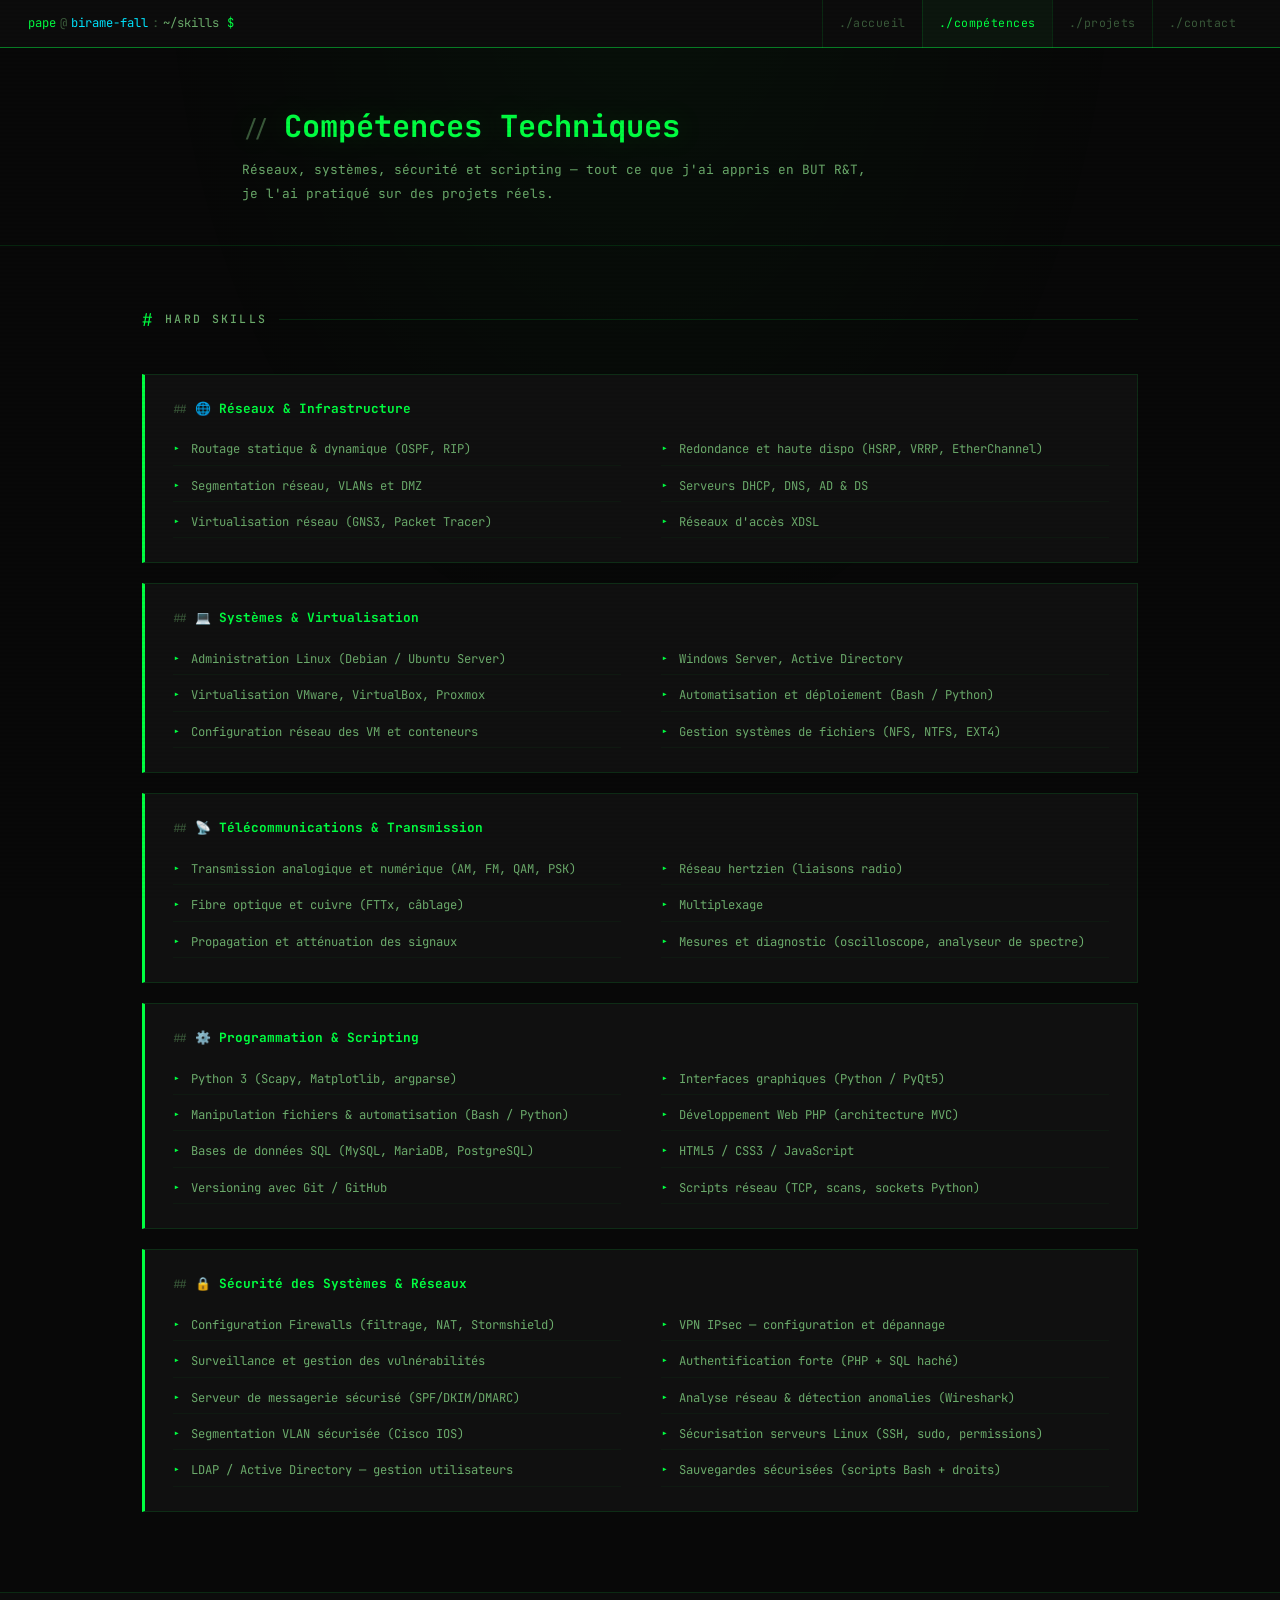
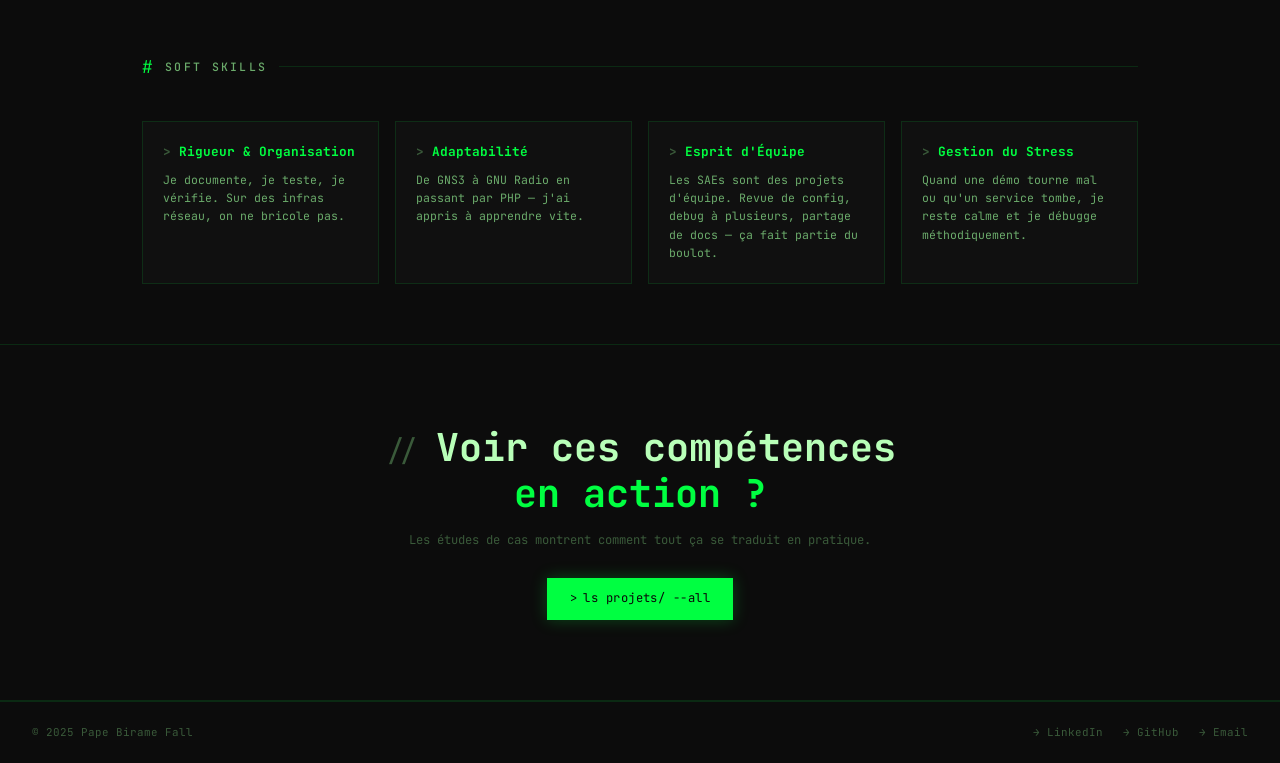
<file: skills.html>
<!DOCTYPE html>
<html lang="fr">
<head>
    <meta charset="UTF-8">
    <meta name="viewport" content="width=device-width, initial-scale=1.0">
    <title>Compétences | Pape Birame Fall</title>
    <link rel="preconnect" href="https://fonts.googleapis.com">
    <link href="https://fonts.googleapis.com/css2?family=JetBrains+Mono:ital,wght@0,300;0,400;0,500;0,700;1,400&display=swap" rel="stylesheet">
    <link rel="stylesheet" href="css/style.css">
</head>
<body>

    <header class="header-fixed" id="header">
        <div class="header-prompt">
            <span class="h-user">pape</span><span class="h-at">@</span><span class="h-host">birame-fall</span><span class="h-sep">:</span><span class="h-path">~/skills</span><span class="h-dollar">$</span>
        </div>
        <nav class="nav-menu">
            <a href="index.html" class="nav-link">accueil</a>
            <a href="skills.html" class="nav-link active">compétences</a>
            <a href="projects.html" class="nav-link">projets</a>
            <a href="contact.html" class="nav-link">contact</a>
        </nav>
    </header>

    <main>

        <section class="header-section scroll-reveal">
            <div class="container-narrow">
                <h1 class="page-title">Compétences Techniques</h1>
                <p class="page-description">
                    Réseaux, systèmes, sécurité et scripting — tout ce que j'ai appris en BUT R&amp;T, je l'ai pratiqué sur des projets réels.
                </p>
            </div>
        </section>

        <!-- HARD SKILLS -->
        <section style="padding:60px 0;">
            <div class="container-wide">

                <div class="section-header scroll-reveal"><h2>hard skills</h2></div>

                <div class="skill-category-block scroll-reveal delay-1">
                    <h3 class="category-title">🌐 Réseaux &amp; Infrastructure</h3>
                    <ul class="skills-list">
                        <li>Routage statique &amp; dynamique (OSPF, RIP)</li>
                        <li>Redondance et haute dispo (HSRP, VRRP, EtherChannel)</li>
                        <li>Segmentation réseau, VLANs et DMZ</li>
                        <li>Serveurs DHCP, DNS, AD &amp; DS</li>
                        <li>Virtualisation réseau (GNS3, Packet Tracer)</li>
                        <li>Réseaux d'accès XDSL</li>
                    </ul>
                </div>

                <div class="skill-category-block scroll-reveal delay-2">
                    <h3 class="category-title">💻 Systèmes &amp; Virtualisation</h3>
                    <ul class="skills-list">
                        <li>Administration Linux (Debian / Ubuntu Server)</li>
                        <li>Windows Server, Active Directory</li>
                        <li>Virtualisation VMware, VirtualBox, Proxmox</li>
                        <li>Automatisation et déploiement (Bash / Python)</li>
                        <li>Configuration réseau des VM et conteneurs</li>
                        <li>Gestion systèmes de fichiers (NFS, NTFS, EXT4)</li>
                    </ul>
                </div>

                <div class="skill-category-block scroll-reveal delay-2">
                    <h3 class="category-title">📡 Télécommunications &amp; Transmission</h3>
                    <ul class="skills-list">
                        <li>Transmission analogique et numérique (AM, FM, QAM, PSK)</li>
                        <li>Réseau hertzien (liaisons radio)</li>
                        <li>Fibre optique et cuivre (FTTx, câblage)</li>
                        <li>Multiplexage</li>
                        <li>Propagation et atténuation des signaux</li>
                        <li>Mesures et diagnostic (oscilloscope, analyseur de spectre)</li>
                    </ul>
                </div>

                <div class="skill-category-block scroll-reveal delay-3">
                    <h3 class="category-title">⚙️ Programmation &amp; Scripting</h3>
                    <ul class="skills-list">
                        <li>Python 3 (Scapy, Matplotlib, argparse)</li>
                        <li>Interfaces graphiques (Python / PyQt5)</li>
                        <li>Manipulation fichiers &amp; automatisation (Bash / Python)</li>
                        <li>Développement Web PHP (architecture MVC)</li>
                        <li>Bases de données SQL (MySQL, MariaDB, PostgreSQL)</li>
                        <li>HTML5 / CSS3 / JavaScript</li>
                        <li>Versioning avec Git / GitHub</li>
                        <li>Scripts réseau (TCP, scans, sockets Python)</li>
                    </ul>
                </div>

                <div class="skill-category-block scroll-reveal delay-4">
                    <h3 class="category-title">🔒 Sécurité des Systèmes &amp; Réseaux</h3>
                    <ul class="skills-list">
                        <li>Configuration Firewalls (filtrage, NAT, Stormshield)</li>
                        <li>VPN IPsec — configuration et dépannage</li>
                        <li>Surveillance et gestion des vulnérabilités</li>
                        <li>Authentification forte (PHP + SQL haché)</li>
                        <li>Serveur de messagerie sécurisé (SPF/DKIM/DMARC)</li>
                        <li>Analyse réseau &amp; détection anomalies (Wireshark)</li>
                        <li>Segmentation VLAN sécurisée (Cisco IOS)</li>
                        <li>Sécurisation serveurs Linux (SSH, sudo, permissions)</li>
                        <li>LDAP / Active Directory — gestion utilisateurs</li>
                        <li>Sauvegardes sécurisées (scripts Bash + droits)</li>
                    </ul>
                </div>

            </div>
        </section>

        <!-- SOFT SKILLS -->
        <section style="background:var(--bg2);border-top:1px solid var(--border);padding:60px 0;">
            <div class="container-wide">
                <div class="section-header scroll-reveal"><h2>soft skills</h2></div>
                <div class="soft-skills-grid">
                    <article class="soft-skill-card hover-lift scroll-reveal">
                        <h4 class="skill-name">Rigueur &amp; Organisation</h4>
                        <p class="skill-desc">Je documente, je teste, je vérifie. Sur des infras réseau, on ne bricole pas.</p>
                    </article>
                    <article class="soft-skill-card hover-lift scroll-reveal delay-1">
                        <h4 class="skill-name">Adaptabilité</h4>
                        <p class="skill-desc">De GNS3 à GNU Radio en passant par PHP — j'ai appris à apprendre vite.</p>
                    </article>
                    <article class="soft-skill-card hover-lift scroll-reveal delay-2">
                        <h4 class="skill-name">Esprit d'Équipe</h4>
                        <p class="skill-desc">Les SAEs sont des projets d'équipe. Revue de config, debug à plusieurs, partage de docs — ça fait partie du boulot.</p>
                    </article>
                    <article class="soft-skill-card hover-lift scroll-reveal delay-3">
                        <h4 class="skill-name">Gestion du Stress</h4>
                        <p class="skill-desc">Quand une démo tourne mal ou qu'un service tombe, je reste calme et je débugge méthodiquement.</p>
                    </article>
                </div>
            </div>
        </section>

        <section class="cta-section scroll-reveal">
            <h2 class="cta-title">Voir ces compétences<br><em>en action ?</em></h2>
                        <p class="cta-sub">Les études de cas montrent comment tout ça se traduit en pratique.</p>
            <a href="projects.html" class="btn btn-primary">ls projets/ --all</a>
        </section>

    </main>

    <footer class="main-footer">
        <p class="footer-copyright">© 2025 Pape Birame Fall</p>
        <div class="footer-links">
            <a href="https://www.linkedin.com/in/pape-birame-fall" target="_blank">LinkedIn</a>
            <a href="https://github.com/pape-21" target="_blank">GitHub</a>
            <a href="mailto:contact@birame-fall.fr">Email</a>
        </div>
    </footer>

    <script src="js/animations.js"></script>
</body>
</html>
</file>
<file: css/style.css>
/* ============================================
   TERMINAL / HACKER DESIGN — Pape Birame Fall
   ============================================ */

@import url('https://fonts.googleapis.com/css2?family=JetBrains+Mono:ital,wght@0,300;0,400;0,500;0,700;1,400&display=swap');

:root {
    --bg:      #080808;
    --bg2:     #0c0c0c;
    --surface: #101010;
    --border:       rgba(0, 255, 65, 0.12);
    --border-active: rgba(0, 255, 65, 0.45);
    --text:    #b8ffb8;
    --text-dim: #6bab6b;
    --muted:   #3a5a3a;
    --accent:  #00ff41;
    --accent2: #00e5ff;
    --red:     #ff5555;
    --yellow:  #ffcc00;
    --font:    'JetBrains Mono', 'Courier New', monospace;
}

/* ── Reset ── */
*, *::before, *::after { box-sizing: border-box; margin: 0; padding: 0; }
html { scroll-behavior: smooth; }

body {
    font-family: var(--font);
    background: var(--bg);
    color: var(--text);
    overflow-x: hidden;
    font-size: 14px;
    line-height: 1.6;
    min-height: 100vh;
}

/* Scanline overlay */
body::before {
    content: '';
    position: fixed;
    inset: 0;
    background: repeating-linear-gradient(
        0deg,
        transparent,
        transparent 2px,
        rgba(0, 0, 0, 0.04) 2px,
        rgba(0, 0, 0, 0.04) 4px
    );
    pointer-events: none;
    z-index: 9000;
}

/* Phosphor glow */
body::after {
    content: '';
    position: fixed;
    inset: 0;
    background: radial-gradient(ellipse at 50% -10%, rgba(0,255,65,0.04) 0%, transparent 55%);
    pointer-events: none;
    z-index: 0;
}

/* ── Containers ── */
.container        { max-width: 1200px; margin: 0 auto; padding: 0 32px; }
.container-narrow { max-width: 860px;  margin: 0 auto; padding: 0 32px; }
.container-wide   { max-width: 1060px; margin: 0 auto; padding: 0 32px; }

/* ── Header ── */
header, .header-fixed {
    position: fixed;
    top: 0; left: 0; right: 0;
    z-index: 100;
    height: 48px;
    background: var(--bg2);
    border-bottom: 1px solid var(--border-active);
    display: flex;
    align-items: center;
    padding: 0 28px;
    gap: 16px;
    transition: background 0.3s;
}

header.scrolled, .header-fixed.scrolled {
    background: rgba(8,8,8,0.97);
    box-shadow: 0 0 20px rgba(0,255,65,0.06);
}

.header-prompt {
    font-size: 0.76rem;
    color: var(--text-dim);
    white-space: nowrap;
    display: flex;
    align-items: center;
    gap: 4px;
}
.header-prompt .h-user  { color: var(--accent); }
.header-prompt .h-at    { color: var(--muted); }
.header-prompt .h-host  { color: var(--accent2); }
.header-prompt .h-sep   { color: var(--muted); }
.header-prompt .h-path  { color: var(--text-dim); }
.header-prompt .h-dollar{ color: var(--accent); margin-left: 4px; }

/* Legacy logo support */
.logo-text {
    font-family: var(--font);
    font-size: 0.82rem;
    color: var(--accent);
    text-decoration: none;
    letter-spacing: 0.05em;
}
.logo-text::before { content: '> '; color: var(--muted); }

nav, .nav-menu {
    display: flex;
    margin-left: auto;
}

nav a, .nav-link {
    font-family: var(--font);
    font-size: 0.72rem;
    color: var(--muted);
    text-decoration: none;
    padding: 0 16px;
    height: 48px;
    display: flex;
    align-items: center;
    border-left: 1px solid var(--border);
    transition: all 0.2s;
    letter-spacing: 0.04em;
    text-transform: lowercase;
    margin-left: 0;
}
nav a::before, .nav-link::before { content: './'; color: var(--muted); transition: color 0.2s; }

nav a:hover, nav a.active,
.nav-link:hover, .nav-link.active {
    color: var(--accent);
    background: rgba(0,255,65,0.04);
}
nav a:hover::before, nav a.active::before,
.nav-link:hover::before, .nav-link.active::before { color: var(--accent); }

/* ── Main ── */
main { position: relative; z-index: 1; padding-top: 48px; }

/* ── Sections ── */
section { padding: 80px 0; position: relative; z-index: 1; }

.section-header {
    display: flex;
    align-items: center;
    gap: 12px;
    margin-bottom: 40px;
}
.section-header::before { content: '#'; color: var(--accent); font-size: 1.1rem; }
.section-header h2 {
    font-size: 0.72rem;
    font-weight: 500;
    color: var(--text-dim);
    letter-spacing: 0.2em;
    text-transform: uppercase;
    margin: 0;
}
.section-header::after {
    content: '';
    flex: 1;
    height: 1px;
    background: var(--border);
}

/* ── Terminal Window ── */
.term-window {
    background: var(--surface);
    border: 1px solid var(--border-active);
    overflow: hidden;
    box-shadow: 0 0 40px rgba(0,255,65,0.04), inset 0 0 60px rgba(0,0,0,0.2);
}

.term-bar {
    background: var(--bg2);
    border-bottom: 1px solid var(--border-active);
    padding: 8px 14px;
    display: flex;
    align-items: center;
    gap: 7px;
}

.term-dot { width: 10px; height: 10px; border-radius: 50%; }
.term-dot.red    { background: #ff5f57; box-shadow: 0 0 5px #ff5f57; }
.term-dot.yellow { background: #febc2e; box-shadow: 0 0 5px #febc2e; }
.term-dot.green  { background: #28c840; box-shadow: 0 0 5px #28c840; }

.term-title {
    font-size: 0.68rem;
    color: var(--muted);
    margin-left: auto;
    letter-spacing: 0.04em;
}

.term-body {
    padding: 20px 24px;
    font-size: 0.8rem;
    line-height: 2;
}

/* Terminal text helpers */
.t-comment { color: var(--muted); font-style: italic; }
.t-prompt  { color: var(--accent); }
.t-prompt::before { content: '$ '; }
.t-key     { color: var(--accent2); }
.t-val     { color: #7aff7a; }
.t-str     { color: #ffd700; }
.t-out     { color: var(--text-dim); padding-left: 16px; }

/* Legacy */
.line-comment { color: var(--muted); font-style: italic; }
.line-prompt  { color: var(--accent); }
.line-prompt::before { content: '$ '; }
.line-key     { color: var(--accent2); }
.line-val     { color: #7aff7a; }
.line-str     { color: #ffd700; }
.line-out     { color: var(--text-dim); padding-left: 16px; }

.blink {
    display: inline-block;
    width: 8px; height: 14px;
    background: var(--accent);
    vertical-align: middle;
    animation: blink 1s step-end infinite;
    margin-left: 2px;
    box-shadow: 0 0 8px var(--accent);
}
@keyframes blink { 0%,100%{opacity:1} 50%{opacity:0} }

/* ── Buttons ── */
.btn {
    font-family: var(--font);
    font-size: 0.76rem;
    text-decoration: none;
    display: inline-flex;
    align-items: center;
    gap: 6px;
    padding: 10px 22px;
    border: 1px solid;
    cursor: pointer;
    transition: all 0.2s;
    letter-spacing: 0.04em;
    background: transparent;
    border-radius: 0;
}
.btn::before { content: '> '; color: inherit; }

.btn-primary {
    border-color: var(--accent);
    color: var(--bg);
    background: var(--accent);
    box-shadow: 0 0 16px rgba(0,255,65,0.25);
}
.btn-primary::before { color: var(--bg); }
.btn-primary:hover {
    background: transparent;
    color: var(--accent);
    box-shadow: 0 0 24px rgba(0,255,65,0.3);
}
.btn-primary:hover::before { color: var(--accent); }

.btn-secondary {
    border-color: var(--border-active);
    color: var(--text-dim);
}
.btn-secondary:hover {
    border-color: var(--accent);
    color: var(--accent);
    box-shadow: 0 0 16px rgba(0,255,65,0.1);
}

/* Legacy btn */
.btn-submit { width: 100%; justify-content: center; font-size: 0.82rem; padding: 12px; }
.btn-large  { padding: 12px 28px; font-size: 0.82rem; }

/* ── Hero ── */
.hero {
    min-height: calc(100vh - 48px);
    display: grid;
    grid-template-columns: 1fr 1fr;
    align-items: center;
    padding: 60px 48px;
    gap: 60px;
}

.hero-tag {
    font-size: 0.7rem;
    color: var(--accent2);
    letter-spacing: 0.18em;
    text-transform: uppercase;
    margin-bottom: 20px;
    display: flex;
    align-items: center;
    gap: 10px;
}
.hero-tag::before { content: '//'; color: var(--muted); font-weight: 400; }

.hero-name {
    font-size: clamp(2.4rem, 5vw, 4rem);
    font-weight: 700;
    line-height: 1.05;
    color: var(--accent);
    margin-bottom: 10px;
    text-shadow: 0 0 40px rgba(0,255,65,0.25);
}

.hero-title {
    font-size: clamp(0.9rem, 1.8vw, 1.2rem);
    color: var(--text-dim);
    font-weight: 400;
    margin-bottom: 24px;
}
.hero-title strong { color: var(--accent2); font-weight: 600; }

.hero-desc {
    font-size: 0.78rem;
    color: var(--muted);
    line-height: 2;
    margin-bottom: 36px;
}

.hero-actions { display: flex; gap: 12px; flex-wrap: wrap; }

/* ── Stats ── */
.stats-bar {
    display: grid;
    grid-template-columns: repeat(4, 1fr);
    border-top: 1px solid var(--border-active);
    border-bottom: 1px solid var(--border-active);
    background: var(--bg2);
}

.stat-item {
    padding: 28px 32px;
    border-right: 1px solid var(--border);
}
.stat-item:last-child { border-right: none; }

.stat-number {
    font-size: 2.2rem;
    font-weight: 700;
    color: var(--accent);
    line-height: 1;
    text-shadow: 0 0 20px rgba(0,255,65,0.3);
    display: flex;
    align-items: baseline;
    gap: 4px;
}
.stat-number span { font-size: 1rem; color: var(--text-dim); font-weight: 400; }

.stat-label {
    font-size: 0.64rem;
    color: var(--muted);
    text-transform: uppercase;
    letter-spacing: 0.12em;
    margin-top: 6px;
}
.stat-label::before { content: '> '; color: var(--accent); }

/* ── Project Cards ── */
.projects-grid, .grid-layout {
    display: grid;
    grid-template-columns: repeat(auto-fit, minmax(300px, 1fr));
    gap: 20px;
}

.project-card {
    border: 1px solid var(--border);
    background: var(--surface);
    transition: all 0.25s;
    text-decoration: none;
    color: var(--text);
    display: block;
    overflow: hidden;
}
.project-card:hover {
    border-color: var(--border-active);
    box-shadow: 0 0 30px rgba(0,255,65,0.07);
    transform: translateY(-2px);
}

.project-body  { padding: 20px 24px; font-size: 0.8rem; }
.project-num   { font-size: 0.62rem; color: var(--muted); letter-spacing: 0.15em; margin-bottom: 8px; display: block; }
.project-name  { font-size: 0.88rem; font-weight: 700; color: var(--accent); line-height: 1.3; margin-bottom: 10px; }
.project-excerpt { font-size: 0.74rem; color: var(--text-dim); line-height: 1.7; margin-bottom: 14px; }
.project-tags  { display: flex; flex-wrap: wrap; gap: 6px; margin-bottom: 14px; }
.project-cta   { font-size: 0.7rem; color: var(--accent); }
.project-cta::before { content: '→ '; }

/* Legacy project-link (projects.html) */
.project-link {
    text-decoration: none;
    color: var(--text);
    display: block;
    padding: 4px 24px 20px;
}
.project-link .project-name { font-size: 1rem; color: var(--accent); margin-bottom: 6px; }
.project-link .project-name::before { content: '> '; color: var(--muted); }
.project-link .project-excerpt { font-size: 0.78rem; color: var(--text-dim); margin-top: 8px; }

.project-image-placeholder {
    height: 100px;
    background: var(--bg);
    border-bottom: 1px dashed var(--border);
    display: flex;
    align-items: center;
    justify-content: center;
    font-size: 0.78rem;
    color: var(--muted);
    gap: 8px;
}

.hover-lift:hover { transform: translateY(-3px); }

/* ── Tags ── */
.tag, .tag-tech {
    font-family: var(--font);
    font-size: 0.62rem;
    padding: 2px 8px;
    border: 1px solid rgba(0,255,65,0.22);
    color: var(--accent2);
    background: rgba(0,229,255,0.03);
    border-radius: 0;
    letter-spacing: 0.04em;
}

/* Filter buttons */
.filters-section { padding: 0 0 40px; }
.filter-buttons  { display: flex; flex-wrap: wrap; gap: 8px; }

.btn-filter {
    font-family: var(--font);
    font-size: 0.7rem;
    padding: 6px 14px;
    background: transparent;
    border: 1px solid var(--border);
    color: var(--muted);
    cursor: pointer;
    transition: all 0.2s;
    border-radius: 0;
}
.btn-filter::before { content: '$ '; color: var(--muted); }
.btn-filter.active, .btn-filter:hover {
    border-color: var(--accent);
    color: var(--accent);
    background: rgba(0,255,65,0.05);
    box-shadow: 0 0 10px rgba(0,255,65,0.1);
}
.btn-filter.active::before, .btn-filter:hover::before { color: var(--accent); }

/* ── Skills ── */
.skill-category-block {
    background: var(--surface);
    border: 1px solid var(--border);
    border-left: 3px solid var(--accent);
    padding: 24px 28px;
    margin-bottom: 20px;
    transition: border-color 0.2s;
}
.skill-category-block:hover { border-color: var(--border-active); }

.category-title {
    font-size: 0.8rem;
    font-weight: 700;
    color: var(--accent);
    margin-bottom: 16px;
    display: flex;
    align-items: center;
    gap: 8px;
}
.category-title::before { content: '## '; color: var(--muted); font-weight: 400; font-size: 0.72rem; }

.skills-list {
    list-style: none;
    padding: 0;
    margin: 0;
    display: grid;
    grid-template-columns: 1fr 1fr;
    gap: 6px 40px;
}
.skills-list li {
    font-size: 0.76rem;
    color: var(--text-dim);
    padding: 5px 0 5px 18px;
    border-bottom: 1px solid rgba(0,255,65,0.04);
    position: relative;
}
.skills-list li::before { content: '▸'; position: absolute; left: 0; color: var(--accent); }

/* Soft skills */
.soft-skills-grid {
    display: grid;
    grid-template-columns: repeat(auto-fit, minmax(200px, 1fr));
    gap: 16px;
    margin-top: 28px;
}
.soft-skill-card {
    background: var(--surface);
    border: 1px solid var(--border);
    padding: 20px;
    transition: all 0.2s;
}
.soft-skill-card:hover {
    border-color: var(--border-active);
    box-shadow: 0 0 16px rgba(0,255,65,0.05);
}
.skill-name { font-size: 0.8rem; font-weight: 700; color: var(--accent); margin-bottom: 8px; }
.skill-name::before { content: '> '; color: var(--muted); }
.skill-desc { font-size: 0.72rem; color: var(--text-dim); line-height: 1.6; }

/* ── Contact ── */
.grid-links {
    display: grid;
    grid-template-columns: repeat(auto-fit, minmax(190px, 1fr));
    gap: 16px;
    margin-top: 32px;
}

.contact-card {
    background: var(--surface);
    border: 1px solid var(--border);
    padding: 24px;
    text-decoration: none;
    color: var(--text);
    display: block;
    transition: all 0.2s;
    position: relative;
    overflow: hidden;
}
.contact-card::before {
    content: '';
    position: absolute;
    top: 0; left: 0;
    width: 3px; height: 100%;
    background: var(--accent);
    transform: scaleY(0);
    transition: transform 0.2s;
    transform-origin: bottom;
}
.contact-card:hover { border-color: var(--border-active); box-shadow: 0 0 20px rgba(0,255,65,0.07); }
.contact-card:hover::before { transform: scaleY(1); }

.card-icon    { font-size: 1.4rem; display: block; margin-bottom: 10px; }
.card-title   { font-size: 0.82rem; font-weight: 700; color: var(--accent); margin-bottom: 4px; }
.card-title::before { content: '> '; color: var(--muted); }
.card-subtitle{ font-size: 0.7rem; color: var(--muted); }

/* Contact form */
.contact-form {
    background: var(--surface);
    border: 1px solid var(--border-active);
    padding: 32px;
    display: flex;
    flex-wrap: wrap;
    gap: 20px;
    margin-top: 28px;
}
.form-group           { flex: 1 1 48%; }
.form-group.full-width{ flex: 1 1 100%; }

label {
    display: block;
    font-size: 0.7rem;
    color: var(--accent);
    margin-bottom: 6px;
    letter-spacing: 0.08em;
}
label::before { content: '> '; color: var(--muted); }

input[type="text"],
input[type="email"],
textarea {
    width: 100%;
    padding: 10px 14px;
    background: var(--bg);
    border: 1px solid var(--border);
    color: var(--text);
    font-family: var(--font);
    font-size: 0.8rem;
    transition: border-color 0.2s;
    border-radius: 0;
    outline: none;
}
input:focus, textarea:focus {
    border-color: var(--accent);
    box-shadow: 0 0 10px rgba(0,255,65,0.1);
}
textarea { resize: vertical; }

/* ── CTA Section ── */
.cta-section {
    text-align: center;
    padding: 80px 32px;
    background: var(--bg2);
    border-top: 1px solid var(--border);
    border-bottom: 1px solid var(--border);
}
.cta-title {
    font-size: clamp(1.4rem, 3vw, 2.4rem);
    font-weight: 700;
    color: var(--text);
    margin-bottom: 14px;
    line-height: 1.2;
}
.cta-title::before { content: '// '; color: var(--muted); font-size: 0.75em; font-weight: 400; }
.cta-title em { font-style: normal; color: var(--accent); }
.cta-sub { font-size: 0.76rem; color: var(--muted); margin-bottom: 28px; }

/* ── Footer ── */
footer, .main-footer {
    border-top: 1px solid var(--border);
    padding: 22px 32px;
    display: flex;
    align-items: center;
    justify-content: space-between;
    background: var(--bg2);
    position: relative;
    z-index: 1;
}
.footer-copy, .footer-copyright {
    font-size: 0.68rem;
    color: var(--muted);
}
.footer-copy::before { content: '# '; color: var(--accent); }

.footer-links {
    display: flex;
    gap: 20px;
    justify-content: flex-end;
}
.footer-links a {
    font-family: var(--font);
    font-size: 0.68rem;
    color: var(--muted);
    text-decoration: none;
    transition: color 0.2s;
}
.footer-links a::before { content: '→ '; }
.footer-links a:hover { color: var(--accent); }

/* ── Page headers (inner pages) ── */
.header-section, .study-header {
    padding: 60px 0 40px;
    border-bottom: 1px solid var(--border);
}

.page-title {
    font-size: clamp(1.3rem, 3vw, 1.9rem);
    font-weight: 700;
    color: var(--accent);
    margin-bottom: 14px;
    line-height: 1.2;
    text-shadow: 0 0 30px rgba(0,255,65,0.2);
}
.page-title::before { content: '// '; color: var(--muted); font-weight: 400; font-size: 0.75em; }

.page-description {
    font-size: 0.8rem;
    color: var(--text-dim);
    line-height: 1.8;
    max-width: 640px;
}

.section-heading, .section-title {
    font-size: 1rem;
    font-weight: 700;
    color: var(--accent);
    margin-bottom: 24px;
    text-align: left;
}
.section-heading::before { content: '> '; color: var(--muted); }
.section-title { text-align: center; color: var(--text); }
.section-title::before { content: '// '; color: var(--muted); font-weight: 400; font-size: 0.8em; }

/* ── Case Study ── */
.study-visual { padding: 0 0 40px; }
.full-width-image {
    width: 100%;
    max-height: 500px;
    object-fit: contain;
    border: 1px solid var(--border-active);
    display: block;
    box-shadow: 0 0 30px rgba(0,255,65,0.06);
}
.caption {
    font-size: 0.7rem;
    color: var(--muted);
    margin-top: 8px;
    padding-left: 12px;
    border-left: 2px solid var(--border-active);
}

.study-section { padding: 60px 0; }
.study-section.bg-secondary { background: var(--bg2); }
.bg-secondary { background: var(--bg2); }

.section-content { color: var(--text-dim); font-size: 0.8rem; line-height: 1.8; }
.section-content p { margin-bottom: 14px; }

.subsection-heading {
    font-size: 0.84rem;
    font-weight: 700;
    color: var(--accent2);
    margin-top: 28px;
    margin-bottom: 12px;
    display: flex;
    align-items: center;
    gap: 8px;
}
.subsection-heading::before { content: '##'; color: var(--muted); font-weight: 400; font-size: 0.72rem; }

.code-block {
    background: #000;
    border: 1px solid var(--border-active);
    color: var(--accent);
    padding: 16px 20px;
    overflow-x: auto;
    font-family: var(--font);
    font-size: 0.76rem;
    line-height: 1.7;
    margin: 14px 0;
    box-shadow: inset 0 0 20px rgba(0,0,0,0.5);
}

.tech-list {
    list-style: none;
    padding: 0;
    margin: 10px 0 22px;
    display: flex;
    flex-direction: column;
    gap: 8px;
}
.tech-list li {
    font-size: 0.76rem;
    color: var(--text-dim);
    padding-left: 20px;
    position: relative;
    line-height: 1.6;
}
.tech-list li::before { content: '▸'; position: absolute; left: 0; color: var(--accent); }
.tech-badge { color: var(--accent2); font-weight: 600; }

.styled-list { list-style: none; padding: 0; margin-bottom: 14px; }
.styled-list li {
    font-size: 0.76rem;
    color: var(--text-dim);
    padding: 6px 0 6px 50px;
    border-bottom: 1px solid rgba(0,255,65,0.04);
    position: relative;
    line-height: 1.6;
}
.objectives-list li::before {
    content: '[OBJ]';
    position: absolute; left: 0; top: 7px;
    color: var(--accent2); font-size: 0.6rem; font-weight: 600;
}
.results-list li::before {
    content: '[OK] ';
    position: absolute; left: 0; top: 7px;
    color: var(--accent); font-size: 0.6rem; font-weight: 600;
}

.meta-tags { display: flex; flex-wrap: wrap; gap: 8px; margin-top: 14px; }

/* ── Animations ── */
.reveal, .scroll-reveal, .reveal-text, .reveal-element {
    opacity: 0;
    transform: translateY(14px);
    transition: opacity 0.6s ease, transform 0.6s ease;
}
.reveal.visible,
.scroll-reveal.revealed,
.reveal-text.revealed,
.reveal-element.revealed {
    opacity: 1;
    transform: none;
}
.delay-1, .reveal-delay-1 { transition-delay: 0.1s; }
.delay-2, .reveal-delay-2 { transition-delay: 0.2s; }
.delay-3, .reveal-delay-3 { transition-delay: 0.3s; }
.delay-4                  { transition-delay: 0.4s; }

/* ── Responsive ── */
@media (max-width: 900px) {
    .hero { grid-template-columns: 1fr; padding: 48px 24px; gap: 36px; }
    .stats-bar { grid-template-columns: repeat(2,1fr); }
    .stat-item { border-right: none; border-bottom: 1px solid var(--border); padding: 20px 24px; }
    .stat-item:nth-child(3), .stat-item:nth-child(4) { border-bottom: none; }
    header, .header-fixed { padding: 0 16px; gap: 8px; }
    nav a, .nav-link { padding: 0 10px; font-size: 0.66rem; }
    .header-prompt { display: none; }
    .container, .container-narrow, .container-wide { padding: 0 20px; }
    section { padding: 52px 0; }
    .skills-list { grid-template-columns: 1fr; }
    footer, .main-footer { flex-direction: column; gap: 12px; text-align: center; padding: 20px; }
    .footer-links { justify-content: center; }
}
</file>
